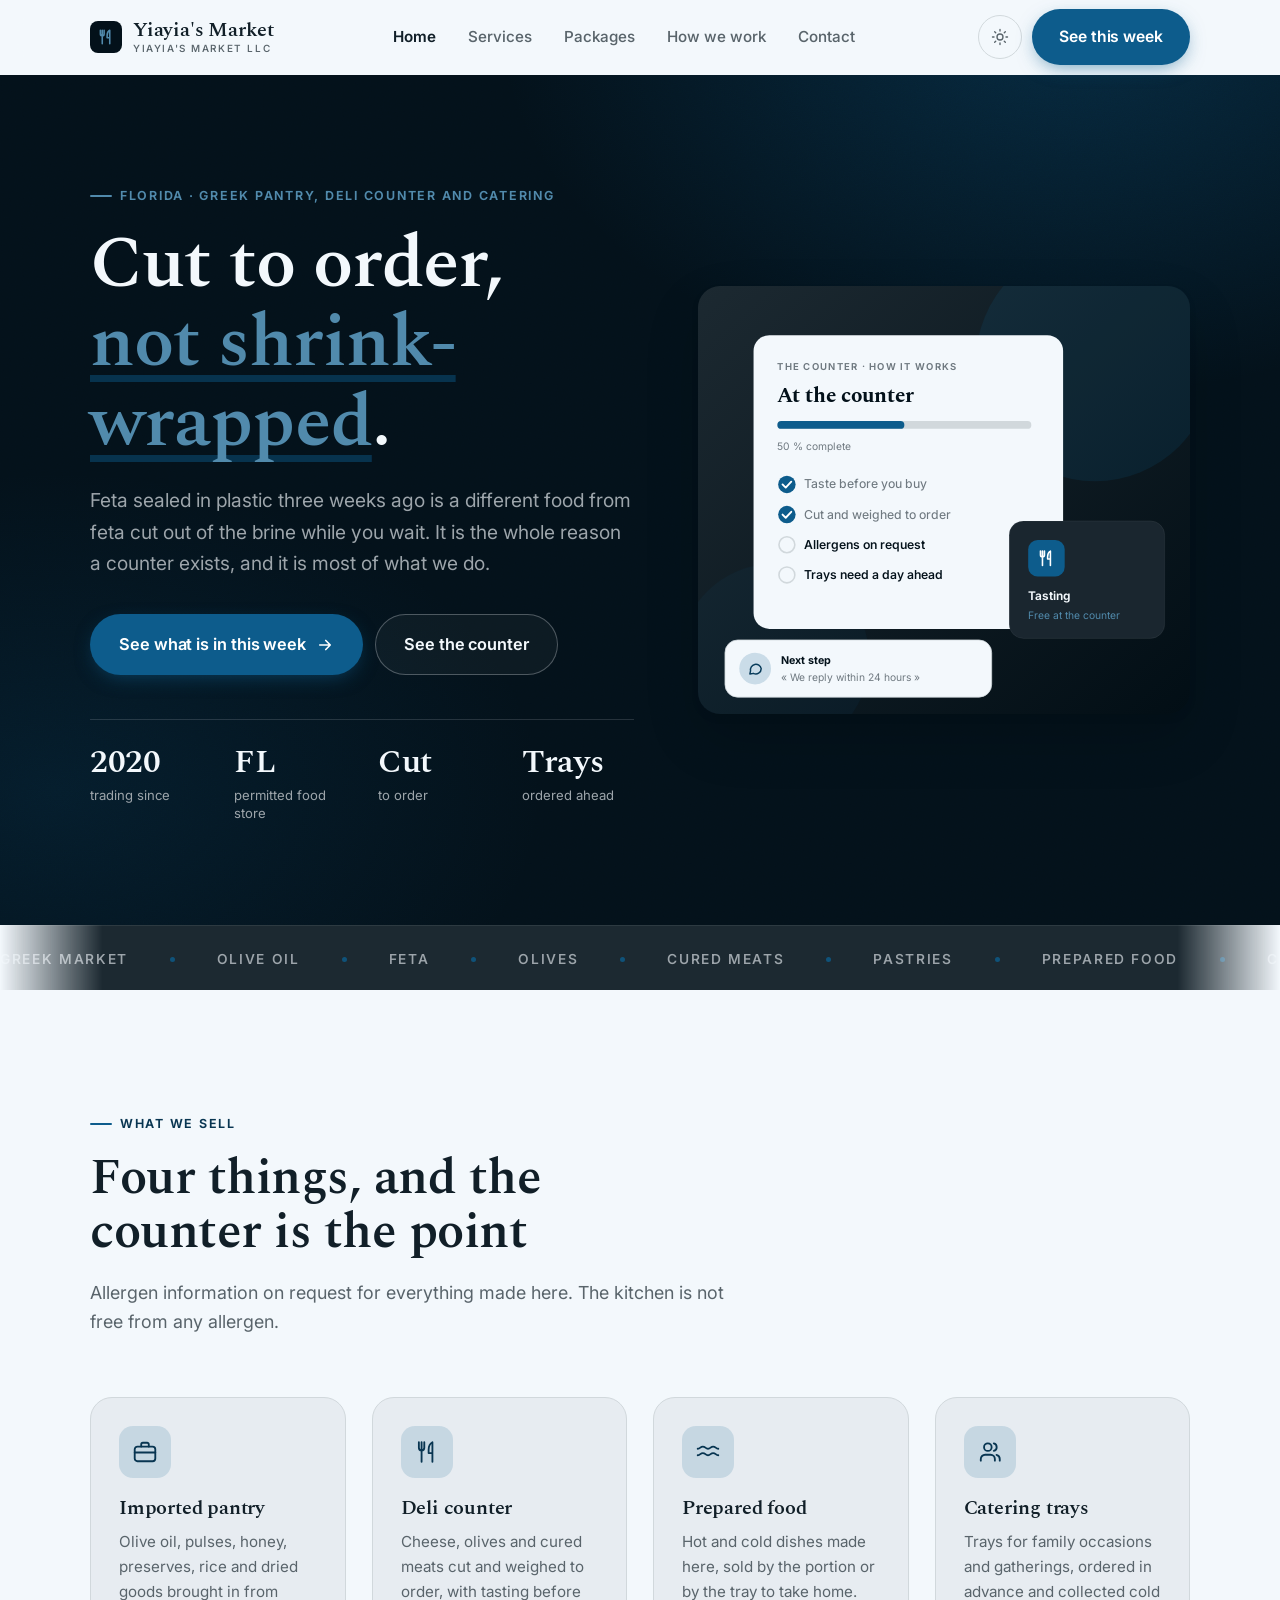
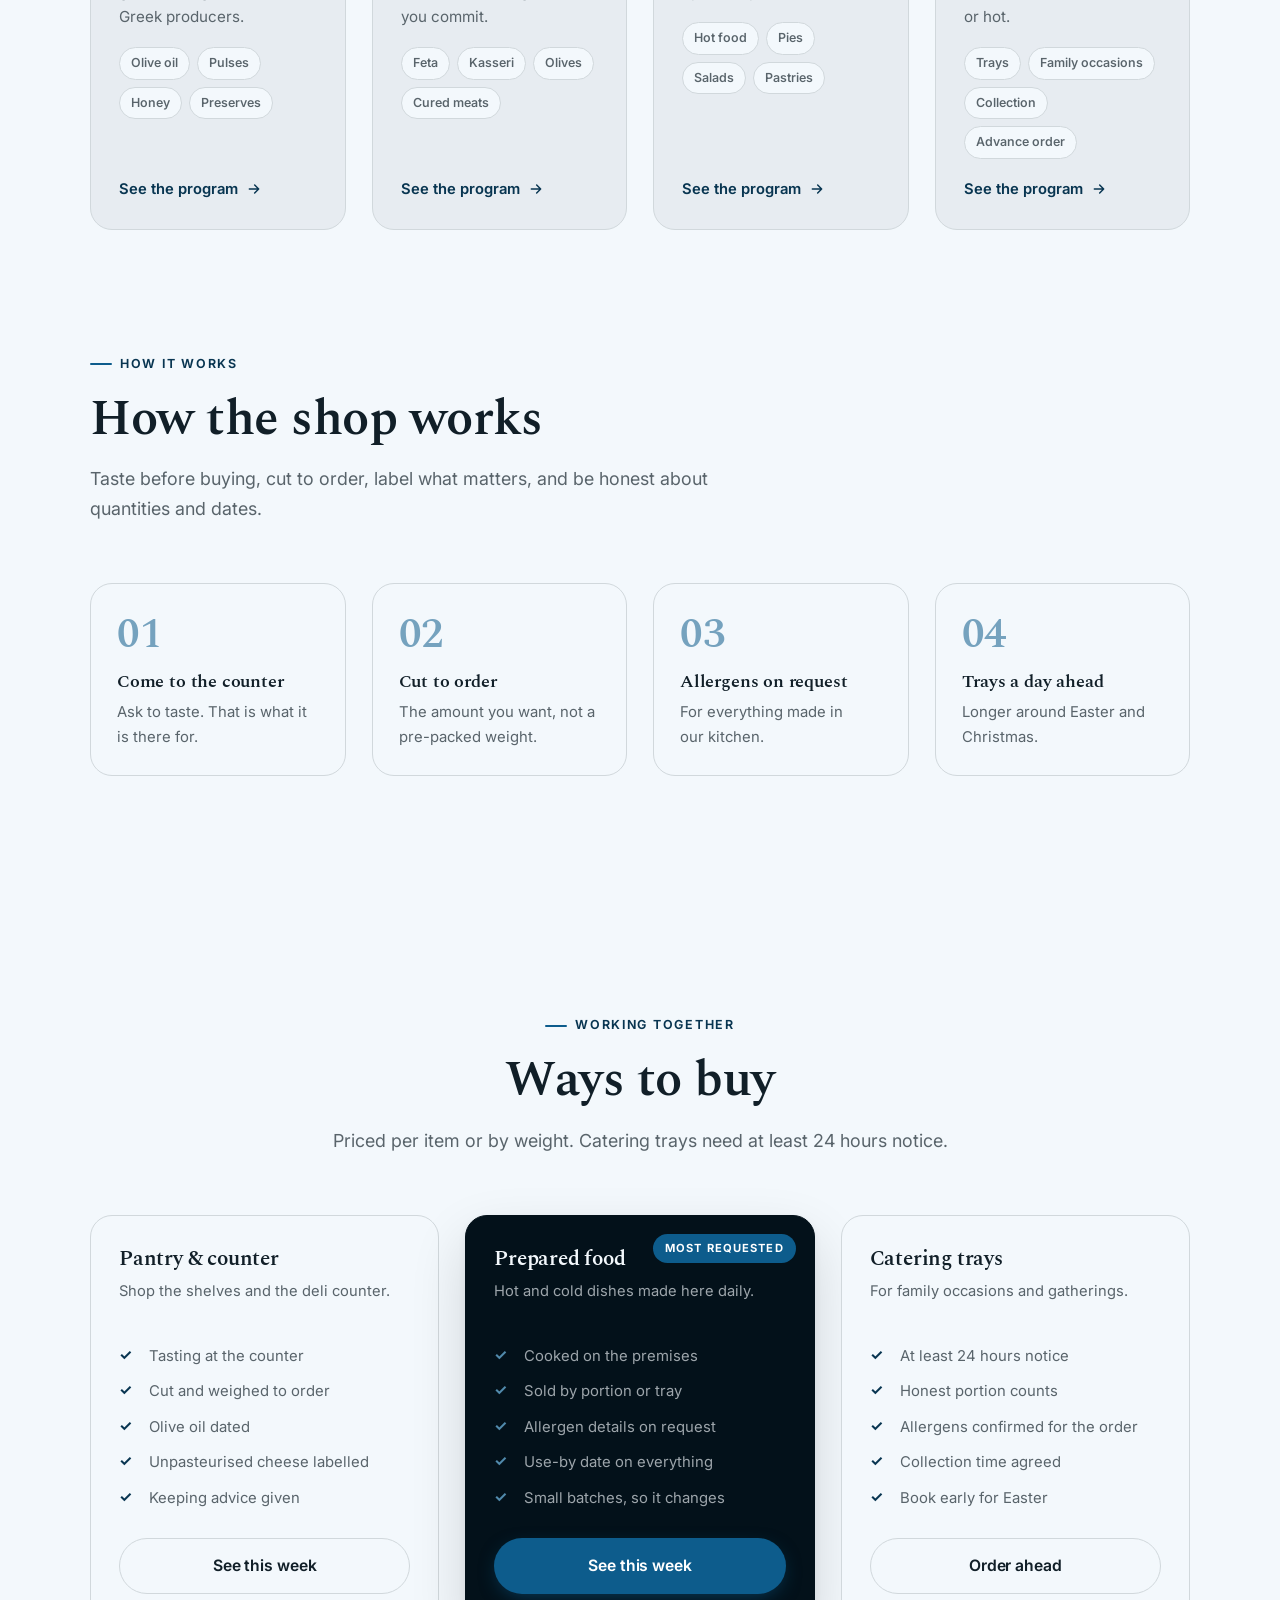
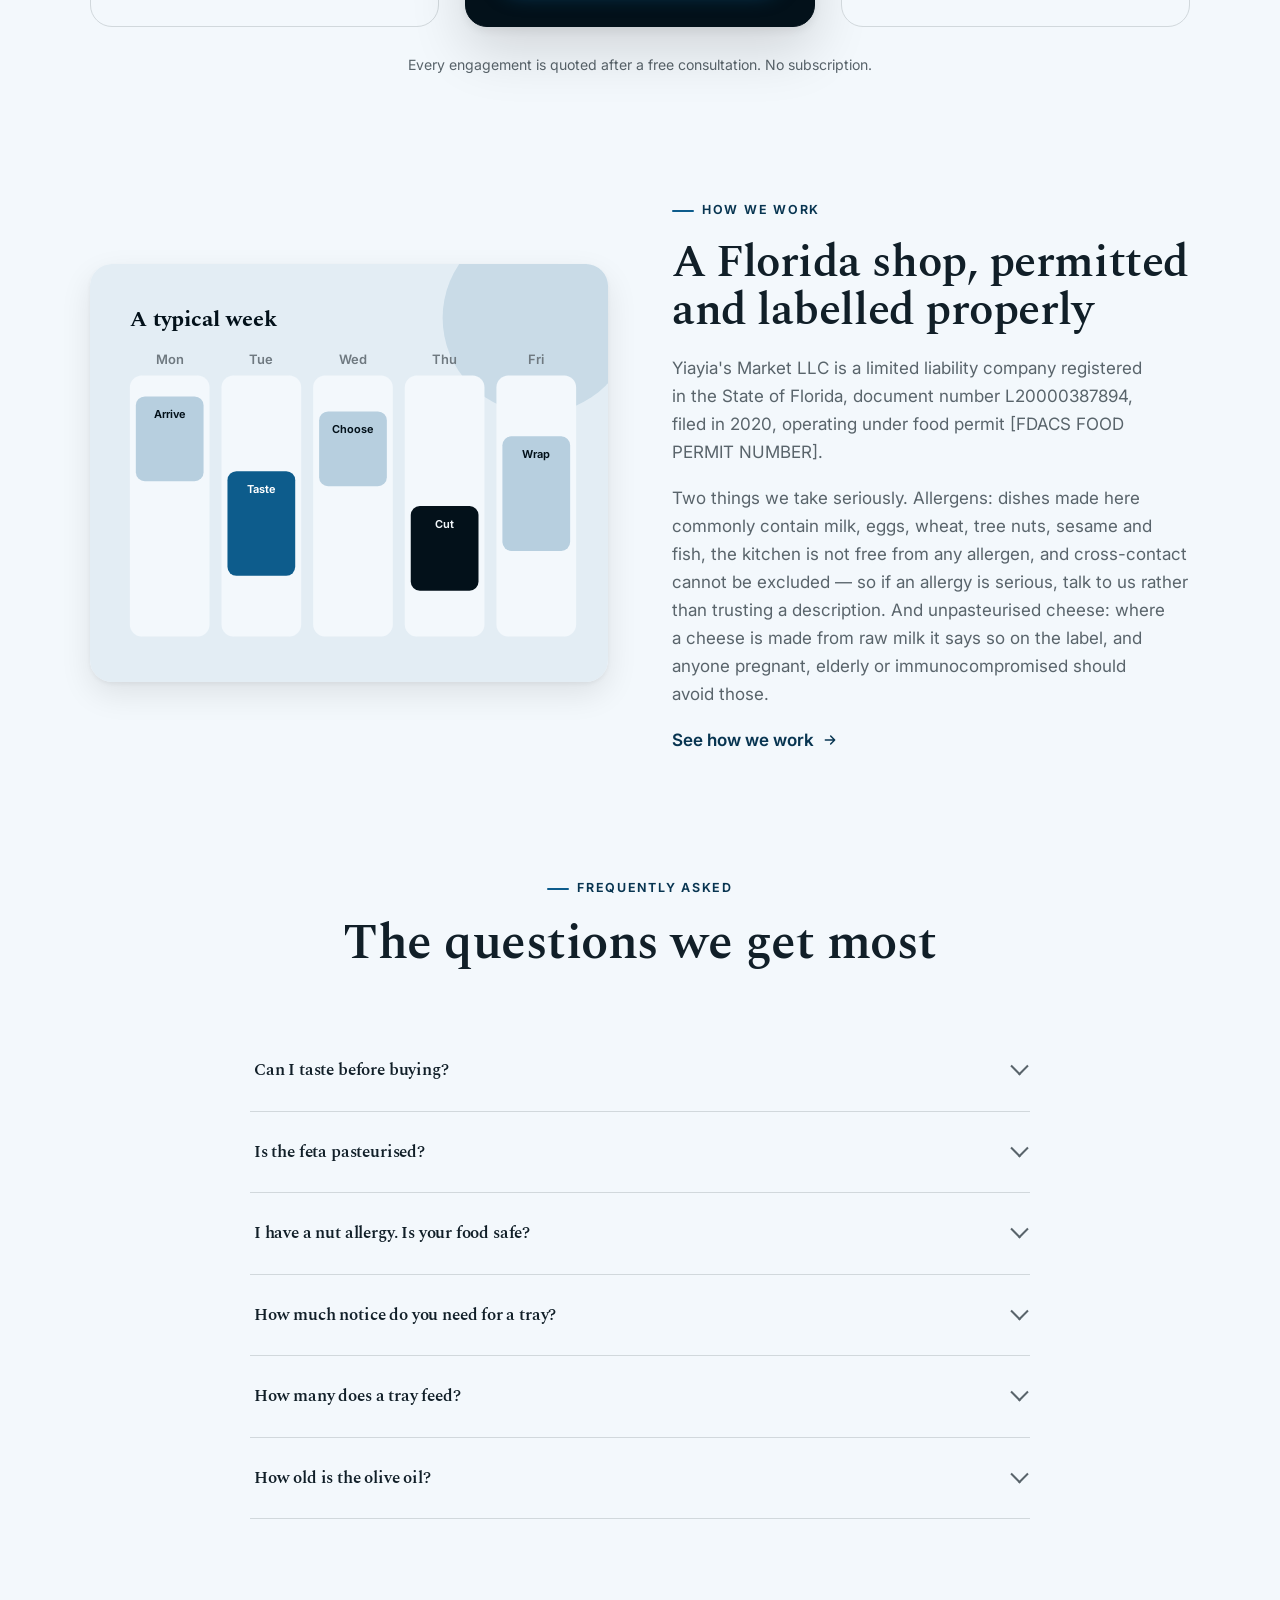
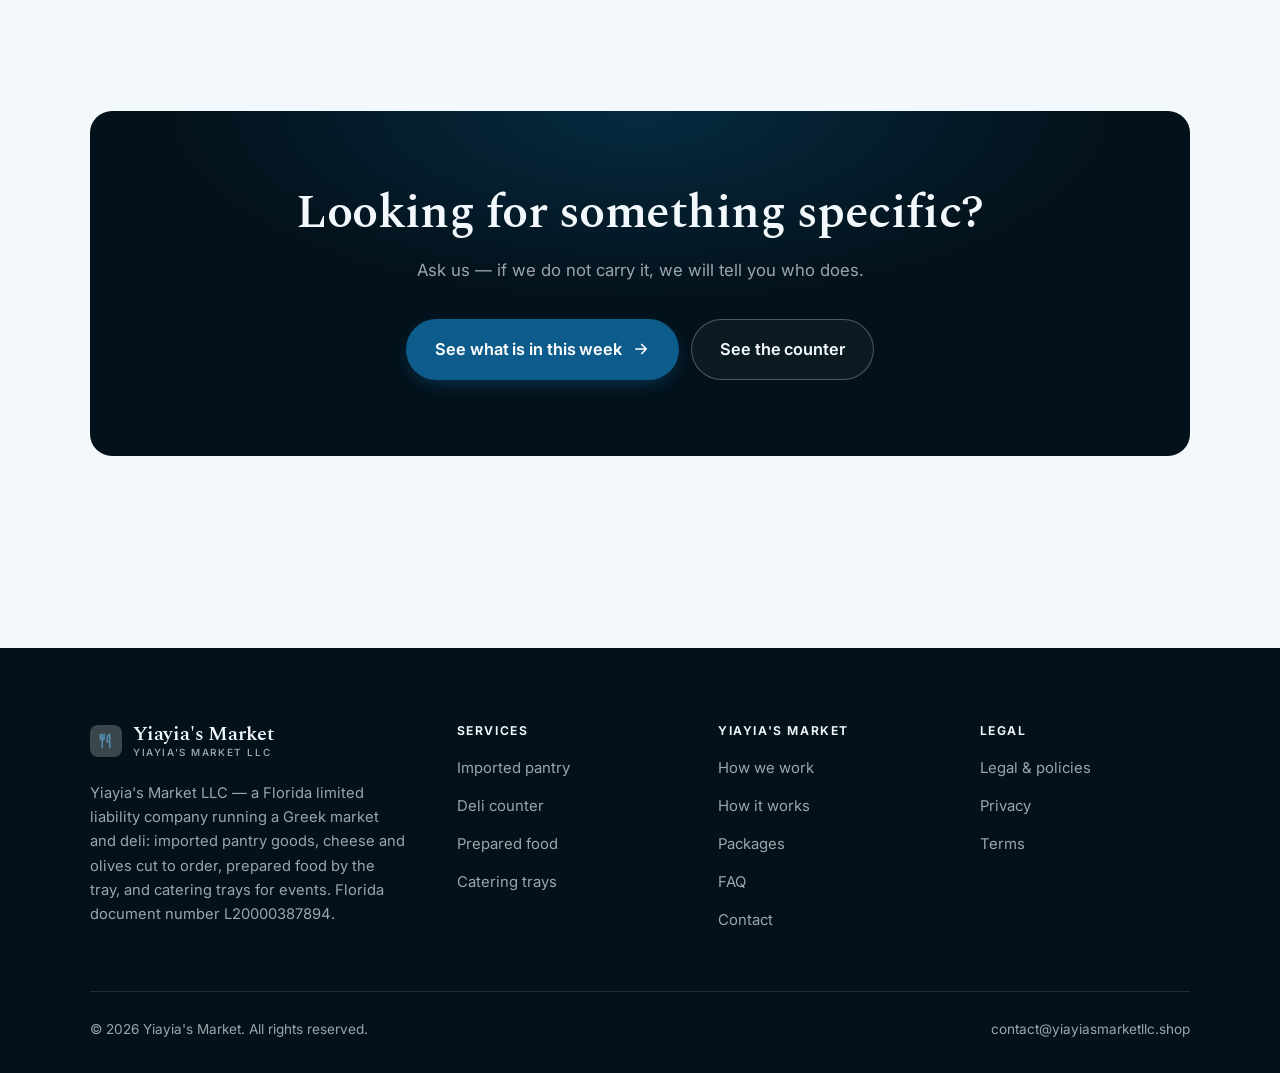
<file: index.html>
<!DOCTYPE html>
<html lang="en" class="no-js">
<head>
<meta charset="utf-8">
<meta name="viewport" content="width=device-width, initial-scale=1">
<title>Yiayia's Market LLC — Greek market and deli</title>
<meta name="description" content="Yiayia's Market LLC, a Florida Greek market and deli: imported pantry goods, cheese and olives cut to order, prepared food by the tray, and catering trays for events.">
<link rel="canonical" href="https://yiayiasmarketllc.shop/">

<meta property="og:type" content="website">
<meta property="og:url" content="https://yiayiasmarketllc.shop/">
<meta property="og:site_name" content="Yiayia's Market">
<meta property="og:locale" content="en_US">
<meta property="og:title" content="Yiayia's Market LLC — Greek market and deli">
<meta property="og:description" content="Yiayia's Market LLC, a Florida Greek market and deli: imported pantry goods, cheese and olives cut to order, prepared food by the tray, and catering trays for events.">
<meta name="theme-color" content="#03111a">

<link rel="icon" href="assets/img/favicon.svg" type="image/svg+xml">
<link rel="preconnect" href="https://fonts.googleapis.com">
<link rel="preconnect" href="https://fonts.gstatic.com" crossorigin>
<link rel="stylesheet" href="https://fonts.googleapis.com/css2?family=Spectral:wght@400;600;700&family=Inter:wght@400..700&display=swap">
<link rel="stylesheet" href="assets/css/style.css">

<!-- Thème appliqué avant le premier rendu (évite le flash) -->
<script>
document.documentElement.classList.remove('no-js');
(function(){try{var t=localStorage.getItem('site-theme');if(t){document.documentElement.setAttribute('data-theme',t);}}catch(e){}})();
</script>
<script type="application/ld+json">
{
  "@context": "https://schema.org",
  "@type": "Organization",
  "name": "Yiayia's Market",
  "url": "https://yiayiasmarketllc.shop/",
  "email": "contact@yiayiasmarketllc.shop",
  "description": "Yiayia's Market LLC, a Florida Greek market and deli: imported pantry goods, cheese and olives cut to order, prepared food by the tray, and catering trays for events.",
  "areaServed": "US",
  "knowsLanguage": "en"
}
</script>
</head>

<body>
<a class="skip-link" href="#main">Skip to main content</a>

<header class="site-header">
  <nav class="wrap nav" aria-label="Main navigation">
    <a class="brand" href="index.html">
      <svg class="brand__mark" viewBox="0 0 64 64" aria-hidden="true">
        <rect class="bm-bg" width="64" height="64" rx="16"/>
        <g class="bm-ic" transform="translate(14 14) scale(1.5)" fill="none" stroke-width="2.1" stroke-linecap="round" stroke-linejoin="round"><path d="M7 3v8M4.5 3v5a2.5 2.5 0 0 0 5 0V3M7 11v10M17 21V3c-2.2 1.2-3.5 3.6-3.5 7v3H17"/></g>
      </svg>
      <span>Yiayia's Market<span class="brand__sub">Yiayia's Market LLC</span></span>
    </a>

    <ul class="nav__links" id="nav-links">
      <li><a href="index.html" aria-current="page">Home</a></li>
      <li><a href="programs.html">Services</a></li>
      <li><a href="index.html#pricing">Packages</a></li>
      <li><a href="about.html">How we work</a></li>
      <li><a href="contact.html">Contact</a></li>
      <li><a class="btn btn--primary" href="contact.html">See this week</a></li>
    </ul>

    <div class="nav__cta">
      <button class="theme-toggle" type="button" aria-label="Switch to dark theme">
        <svg class="icon-sun" viewBox="0 0 24 24" fill="none" stroke="currentColor" stroke-width="1.8" stroke-linecap="round" aria-hidden="true"><circle cx="12" cy="12" r="4"/><path d="M12 2v2m0 16v2M2 12h2m16 0h2M4.9 4.9l1.4 1.4m11.4 11.4 1.4 1.4M19.1 4.9l-1.4 1.4M6.3 17.7l-1.4 1.4"/></svg>
        <svg class="icon-moon" viewBox="0 0 24 24" fill="none" stroke="currentColor" stroke-width="1.8" stroke-linecap="round" stroke-linejoin="round" aria-hidden="true"><path d="M21 12.8A9 9 0 1 1 11.2 3a7 7 0 0 0 9.8 9.8z"/></svg>
      </button>
      <a class="btn btn--primary" href="contact.html">See this week</a>
      <button class="nav__toggle" type="button" aria-expanded="false" aria-controls="nav-links" aria-label="Open menu">
        <svg class="icon-open" viewBox="0 0 24 24" fill="none" stroke="currentColor" stroke-width="2" stroke-linecap="round" aria-hidden="true"><path d="M3 6h18M3 12h18M3 18h18"/></svg>
        <svg class="icon-close" viewBox="0 0 24 24" fill="none" stroke="currentColor" stroke-width="2" stroke-linecap="round" aria-hidden="true"><path d="M6 6l12 12M18 6L6 18"/></svg>
      </button>
    </div>
  </nav>
</header>

<main id="main">

<section class="hero">
  <div class="wrap hero__inner">
    <div>
      <span class="eyebrow hero__eyebrow">Florida · Greek pantry, deli counter and catering</span>
      <h1>Cut to order,<br> <em>not shrink-wrapped</em>.</h1>
      <p class="hero__lede">Feta sealed in plastic three weeks ago is a different food from feta cut out of the brine while you wait. It is the whole reason a counter exists, and it is most of what we do.</p>

      <div class="hero__actions">
        <a class="btn btn--primary btn--lg" href="contact.html">See what is in this week <svg viewBox="0 0 24 24" fill="none" stroke="currentColor" stroke-width="2.2" stroke-linecap="round" stroke-linejoin="round" aria-hidden="true"><path d="M5 12h14M13 6l6 6-6 6"/></svg></a>
        <a class="btn btn--on-dark btn--lg" href="programs.html">See the counter</a>
      </div>

      <ul class="hero__proof">
        <li><span class="stat__num">2020</span><span class="stat__label">trading since</span></li>
        <li><span class="stat__num">FL</span><span class="stat__label">permitted food store</span></li>
        <li><span class="stat__num">Cut</span><span class="stat__label">to order</span></li>
        <li><span class="stat__num">Trays</span><span class="stat__label">ordered ahead</span></li>
      </ul>
    </div>

    <div class="hero__art">
      <svg viewBox="0 0 620 540" role="img" aria-label="How the counter at Yiayia's Market works, from tasting to cut-to-order.">
        <defs>
          <linearGradient id="hbg" x1="0" y1="0" x2="1" y2="1">
            <stop offset="0" stop-color="#1c2931"/><stop offset="1" stop-color="#020e15"/>
          </linearGradient>
        </defs>
        <rect width="620" height="540" rx="22" fill="url(#hbg)"/>
        <circle cx="500" cy="96" r="150" fill="#0d5c8c" opacity=".16"/>
        <circle cx="96" cy="470" r="120" fill="#0d5c8c" opacity=".08"/>

        <g style="font-family: var(--font-body)">
          <!-- Carte programme -->
          <rect x="70" y="62" width="390" height="370" rx="20" fill="#f3f8fc"/>
          <text x="100" y="106" font-size="12" font-weight="650" letter-spacing="1.6" fill="#6f7980">THE COUNTER · HOW IT WORKS</text>
          <text x="100" y="146" font-size="27" font-weight="700" fill="#03111a" style="font-family: var(--font-display)">At the counter</text>
          <rect x="100" y="170" width="320" height="10" rx="5" fill="#d1d8dc"/>
          <rect x="100" y="170" width="160" height="10" rx="5" fill="#0d5c8c"/>
          <text x="100" y="206" font-size="13" fill="#6f7980">50 % complete</text>
          <circle cx="112" cy="250" r="11" fill="#0d5c8c"/><path d="M106.5 250l4 4 7-7.5" fill="none" stroke="#ffffff" stroke-width="2.4" stroke-linecap="round" stroke-linejoin="round"/><text x="134" y="255" font-size="15.5" fill="#6f7980" font-weight="450">Taste before you buy</text>
          <circle cx="112" cy="288" r="11" fill="#0d5c8c"/><path d="M106.5 288l4 4 7-7.5" fill="none" stroke="#ffffff" stroke-width="2.4" stroke-linecap="round" stroke-linejoin="round"/><text x="134" y="293" font-size="15.5" fill="#6f7980" font-weight="450">Cut and weighed to order</text>
          <circle cx="112" cy="326" r="10" fill="none" stroke="#d1d8dc" stroke-width="2"/><text x="134" y="331" font-size="15.5" fill="#03111a" font-weight="560">Allergens on request</text>
          <circle cx="112" cy="364" r="10" fill="none" stroke="#d1d8dc" stroke-width="2"/><text x="134" y="369" font-size="15.5" fill="#03111a" font-weight="560">Trays need a day ahead</text>

          <!-- Carte séance -->
          <rect x="392" y="296" width="196" height="148" rx="18" fill="#1a262f" stroke="#ffffff" stroke-opacity=".08"/>
          <rect x="416" y="320" width="46" height="46" rx="12" fill="#0d5c8c"/>
          <g transform="translate(427 331)" fill="none" stroke="#ffffff" color="#ffffff" stroke-width="2" stroke-linecap="round" stroke-linejoin="round"><path d="M7 3v8M4.5 3v5a2.5 2.5 0 0 0 5 0V3M7 11v10M17 21V3c-2.2 1.2-3.5 3.6-3.5 7v3H17"/></g>
          <text x="416" y="396" font-size="15" font-weight="650" fill="#f3f8fc">Tasting</text>
          <text x="416" y="420" font-size="13" fill="#518aac">Free at the counter</text>

          <!-- Retour du coach -->
          <rect x="34" y="446" width="336" height="72" rx="16" fill="#f3f8fc" stroke="#d1d8dc"/>
          <circle cx="72" cy="482" r="20" fill="#cadce8"/>
          <g transform="translate(62 472) scale(.84)" fill="none" stroke="#083c5b" stroke-width="2.2" stroke-linecap="round" stroke-linejoin="round"><path d="M21 12a8 8 0 0 1-11.6 7.1L4 20l1-4.6A8 8 0 1 1 21 12z"/></g>
          <text x="104" y="476" font-size="13.5" font-weight="700" fill="#03111a">Next step</text>
          <text x="104" y="498" font-size="13" fill="#6f7980">« We reply within 24 hours »</text>
        </g>
      </svg>
    </div>
  </div>
</section>

<div class="marquee" aria-hidden="true">
  <div class="marquee__track"><span>Greek market</span><span>Olive oil</span><span>Feta</span><span>Olives</span><span>Cured meats</span><span>Pastries</span><span>Prepared food</span><span>Catering trays</span><span>Allergens listed</span><span>Cut to order</span><span>Greek market</span><span>Olive oil</span><span>Feta</span><span>Olives</span><span>Cured meats</span><span>Pastries</span><span>Prepared food</span><span>Catering trays</span><span>Allergens listed</span><span>Cut to order</span></div>
</div>

<section class="section wrap" id="programs">
  <div class="section-head reveal">
    <span class="eyebrow">What we sell</span>
    <h2>Four things, and the counter is the point</h2>
    <p>Allergen information on request for everything made here. The kitchen is not free from any allergen.</p>
  </div>
  <div class="grid grid--4 reveal-group">
    <a class="card" href="programs.html#pantry">
      <div class="card__icon"><svg viewBox="0 0 24 24" fill="none" stroke="currentColor" stroke-width="1.7" stroke-linecap="round" stroke-linejoin="round" aria-hidden="true"><rect x="2.5" y="7" width="19" height="13.5" rx="2.5"/><path d="M8.5 7V5a1.5 1.5 0 0 1 1.5-1.5h4A1.5 1.5 0 0 1 15.5 5v2M2.5 12.5h19"/></svg></div>
      <h3>Imported pantry</h3>
      <p>Olive oil, pulses, honey, preserves, rice and dried goods brought in from Greek producers.</p>
      <ul class="tags"><li>Olive oil</li><li>Pulses</li><li>Honey</li><li>Preserves</li></ul>
      <span class="arrow-link">See the program <svg viewBox="0 0 24 24" fill="none" stroke="currentColor" stroke-width="2.2" stroke-linecap="round" stroke-linejoin="round" aria-hidden="true"><path d="M5 12h14M13 6l6 6-6 6"/></svg></span>
    </a>
    <a class="card" href="programs.html#counter">
      <div class="card__icon"><svg viewBox="0 0 24 24" fill="none" stroke="currentColor" stroke-width="1.7" stroke-linecap="round" stroke-linejoin="round" aria-hidden="true"><path d="M7 3v8M4.5 3v5a2.5 2.5 0 0 0 5 0V3M7 11v10M17 21V3c-2.2 1.2-3.5 3.6-3.5 7v3H17"/></svg></div>
      <h3>Deli counter</h3>
      <p>Cheese, olives and cured meats cut and weighed to order, with tasting before you commit.</p>
      <ul class="tags"><li>Feta</li><li>Kasseri</li><li>Olives</li><li>Cured meats</li></ul>
      <span class="arrow-link">See the program <svg viewBox="0 0 24 24" fill="none" stroke="currentColor" stroke-width="2.2" stroke-linecap="round" stroke-linejoin="round" aria-hidden="true"><path d="M5 12h14M13 6l6 6-6 6"/></svg></span>
    </a>
    <a class="card" href="programs.html#prepared">
      <div class="card__icon"><svg viewBox="0 0 24 24" fill="none" stroke="currentColor" stroke-width="1.7" stroke-linecap="round" stroke-linejoin="round" aria-hidden="true"><path d="M2.5 9c2.4 0 2.4-2 4.75-2s2.4 2 4.75 2 2.4-2 4.75-2 2.4 2 4.75 2M2.5 15c2.4 0 2.4-2 4.75-2s2.4 2 4.75 2 2.4-2 4.75-2 2.4 2 4.75 2"/></svg></div>
      <h3>Prepared food</h3>
      <p>Hot and cold dishes made here, sold by the portion or by the tray to take home.</p>
      <ul class="tags"><li>Hot food</li><li>Pies</li><li>Salads</li><li>Pastries</li></ul>
      <span class="arrow-link">See the program <svg viewBox="0 0 24 24" fill="none" stroke="currentColor" stroke-width="2.2" stroke-linecap="round" stroke-linejoin="round" aria-hidden="true"><path d="M5 12h14M13 6l6 6-6 6"/></svg></span>
    </a>
    <a class="card" href="programs.html#catering">
      <div class="card__icon"><svg viewBox="0 0 24 24" fill="none" stroke="currentColor" stroke-width="1.7" stroke-linecap="round" stroke-linejoin="round" aria-hidden="true"><path d="M16.5 20v-1.5a4 4 0 0 0-4-4h-5a4 4 0 0 0-4 4V20"/><circle cx="10" cy="7.5" r="3.5"/><path d="M21 20v-1.5a4 4 0 0 0-3-3.9M15.5 4.1a3.5 3.5 0 0 1 0 6.8"/></svg></div>
      <h3>Catering trays</h3>
      <p>Trays for family occasions and gatherings, ordered in advance and collected cold or hot.</p>
      <ul class="tags"><li>Trays</li><li>Family occasions</li><li>Collection</li><li>Advance order</li></ul>
      <span class="arrow-link">See the program <svg viewBox="0 0 24 24" fill="none" stroke="currentColor" stroke-width="2.2" stroke-linecap="round" stroke-linejoin="round" aria-hidden="true"><path d="M5 12h14M13 6l6 6-6 6"/></svg></span>
    </a>
  </div>
</section>

<section class="section section--flush wrap" id="how-it-works">
  <div class="section-head reveal">
    <span class="eyebrow">How it works</span>
    <h2>How the shop works</h2>
    <p>Taste before buying, cut to order, label what matters, and be honest about quantities and dates.</p>
  </div>
  <div class="grid grid--4 steps reveal-group">
    <article class="step">
      <h3>Come to the counter</h3>
      <p>Ask to taste. That is what it is there for.</p>
    </article>
    <article class="step">
      <h3>Cut to order</h3>
      <p>The amount you want, not a pre-packed weight.</p>
    </article>
    <article class="step">
      <h3>Allergens on request</h3>
      <p>For everything made in our kitchen.</p>
    </article>
    <article class="step">
      <h3>Trays a day ahead</h3>
      <p>Longer around Easter and Christmas.</p>
    </article>
  </div>
</section>

<section class="section wrap" id="pricing">
  <div class="section-head section-head--center reveal">
    <span class="eyebrow">Working together</span>
    <h2>Ways to buy</h2>
    <p>Priced per item or by weight. Catering trays need at least 24 hours notice.</p>
  </div>
  <div class="grid grid--3 plans reveal-group">
    <article class="plan">
      
      <h3>Pantry &amp; counter</h3>
      <p class="plan__desc">Shop the shelves and the deli counter.</p>
      
      <ul class="plan__features">
        <li>Tasting at the counter</li>
        <li>Cut and weighed to order</li>
        <li>Olive oil dated</li>
        <li>Unpasteurised cheese labelled</li>
        <li>Keeping advice given</li>
      </ul>
      <a class="btn btn--ghost btn--block" href="contact.html">See this week</a>
    </article>
    <article class="plan plan--featured">
      <span class="plan__tag">Most requested</span>
      <h3>Prepared food</h3>
      <p class="plan__desc">Hot and cold dishes made here daily.</p>
      
      <ul class="plan__features">
        <li>Cooked on the premises</li>
        <li>Sold by portion or tray</li>
        <li>Allergen details on request</li>
        <li>Use-by date on everything</li>
        <li>Small batches, so it changes</li>
      </ul>
      <a class="btn btn--primary btn--block" href="contact.html">See this week</a>
    </article>
    <article class="plan">
      
      <h3>Catering trays</h3>
      <p class="plan__desc">For family occasions and gatherings.</p>
      
      <ul class="plan__features">
        <li>At least 24 hours notice</li>
        <li>Honest portion counts</li>
        <li>Allergens confirmed for the order</li>
        <li>Collection time agreed</li>
        <li>Book early for Easter</li>
      </ul>
      <a class="btn btn--ghost btn--block" href="contact.html">Order ahead</a>
    </article>
  </div>
  <p class="plans-note">Every engagement is quoted after a free consultation. No subscription.</p>
</section>

<section class="section section--flush wrap">
  <div class="split reveal">
    <div class="split__art">
      <svg viewBox="0 0 520 420" role="img" aria-label="Example of a typical week: Arrive, Taste, Choose, Cut, Wrap.">
        <rect width="520" height="420" rx="20" fill="#e3edf4"/>
        <circle cx="450" cy="54" r="96" fill="#0d5c8c" opacity=".12"/>
        <g style="font-family: var(--font-body)">
        <text x="40" y="62" font-size="22" font-weight="700" fill="#03111a" style="font-family: var(--font-display)">A typical week</text>
        <text x="80" y="100" text-anchor="middle" font-size="13" font-weight="600" fill="#6f7980">Mon</text>
        <rect x="40" y="112" width="80" height="262" rx="12" fill="#f3f8fc"/>
        <rect x="46" y="133" width="68" height="85" rx="9" fill="#b7cfdf"/>
        <text x="80" y="155" text-anchor="middle" font-size="11" font-weight="650" fill="#03111a">Arrive</text>
        <text x="172" y="100" text-anchor="middle" font-size="13" font-weight="600" fill="#6f7980">Tue</text>
        <rect x="132" y="112" width="80" height="262" rx="12" fill="#f3f8fc"/>
        <rect x="138" y="208" width="68" height="105" rx="9" fill="#0d5c8c"/>
        <text x="172" y="230" text-anchor="middle" font-size="11" font-weight="650" fill="#ffffff">Taste</text>
        <text x="264" y="100" text-anchor="middle" font-size="13" font-weight="600" fill="#6f7980">Wed</text>
        <rect x="224" y="112" width="80" height="262" rx="12" fill="#f3f8fc"/>
        <rect x="230" y="148" width="68" height="75" rx="9" fill="#b7cfdf"/>
        <text x="264" y="170" text-anchor="middle" font-size="11" font-weight="650" fill="#03111a">Choose</text>
        <text x="356" y="100" text-anchor="middle" font-size="13" font-weight="600" fill="#6f7980">Thu</text>
        <rect x="316" y="112" width="80" height="262" rx="12" fill="#f3f8fc"/>
        <rect x="322" y="243" width="68" height="85" rx="9" fill="#03111a"/>
        <text x="356" y="265" text-anchor="middle" font-size="11" font-weight="650" fill="#f3f8fc">Cut</text>
        <text x="448" y="100" text-anchor="middle" font-size="13" font-weight="600" fill="#6f7980">Fri</text>
        <rect x="408" y="112" width="80" height="262" rx="12" fill="#f3f8fc"/>
        <rect x="414" y="173" width="68" height="115" rx="9" fill="#b7cfdf"/>
        <text x="448" y="195" text-anchor="middle" font-size="11" font-weight="650" fill="#03111a">Wrap</text>
        </g>
      </svg>
    </div>
    <div>
      <span class="eyebrow">How we work</span>
      <h2>A Florida shop, permitted and labelled properly</h2>
      <p>Yiayia's Market LLC is a limited liability company registered in the State of Florida, document number L20000387894, filed in 2020, operating under food permit [FDACS FOOD PERMIT NUMBER].</p>
      <p>Two things we take seriously. Allergens: dishes made here commonly contain milk, eggs, wheat, tree nuts, sesame and fish, the kitchen is not free from any allergen, and cross-contact cannot be excluded — so if an allergy is serious, talk to us rather than trusting a description. And unpasteurised cheese: where a cheese is made from raw milk it says so on the label, and anyone pregnant, elderly or immunocompromised should avoid those.</p>
      <p><a class="arrow-link" href="about.html">See how we work <svg viewBox="0 0 24 24" fill="none" stroke="currentColor" stroke-width="2.2" stroke-linecap="round" stroke-linejoin="round" aria-hidden="true"><path d="M5 12h14M13 6l6 6-6 6"/></svg></a></p>
    </div>
  </div>
</section>

<section class="section section--flush wrap" id="faq">
  <div class="section-head section-head--center reveal">
    <span class="eyebrow">Frequently asked</span>
    <h2>The questions we get most</h2>
  </div>
  <div class="faq reveal">
    <details>
      <summary>Can I taste before buying?</summary>
      <p>Please do. Feta varies enormously between producers and tasting two is the only way to find the one you actually want. There is no pressure to buy afterwards.</p>
    </details>
    <details>
      <summary>Is the feta pasteurised?</summary>
      <p>Some are and some are not — it says on the label and we will tell you. If you are pregnant, immunocompromised or elderly, stick to the pasteurised ones.</p>
    </details>
    <details>
      <summary>I have a nut allergy. Is your food safe?</summary>
      <p>Our kitchen is not allergen-free and cross-contact cannot be ruled out. We will give you the ingredients for anything, but if your allergy is severe please talk to us in person rather than relying on a label.</p>
    </details>
    <details>
      <summary>How much notice do you need for a tray?</summary>
      <p>At least a day for most things, and weeks around Easter and Christmas when the kitchen books out. Order early rather than hoping.</p>
    </details>
    <details>
      <summary>How many does a tray feed?</summary>
      <p>We will give you the honest number rather than the flattering one. Running short at a family gathering is the thing people remember, so we would rather you ordered slightly too much.</p>
    </details>
    <details>
      <summary>How old is the olive oil?</summary>
      <p>We date it, and we will tell you which is this season. Oil two years old is a different product however good the bottle looks.</p>
    </details>
  </div>
</section>

<section class="wrap section--tight">
  <div class="cta-band reveal">
    <h2>Looking for something specific?</h2>
    <p>Ask us — if we do not carry it, we will tell you who does.</p>
    <div class="hero__actions">
      <a class="btn btn--primary btn--lg" href="contact.html">See what is in this week <svg viewBox="0 0 24 24" fill="none" stroke="currentColor" stroke-width="2.2" stroke-linecap="round" stroke-linejoin="round" aria-hidden="true"><path d="M5 12h14M13 6l6 6-6 6"/></svg></a>
      <a class="btn btn--on-dark btn--lg" href="programs.html">See the counter</a>
    </div>
  </div>
</section>

</main>

<footer class="site-footer">
  <div class="wrap">
    <div class="footer__grid">
      <div class="footer__brand">
        <a class="brand" href="index.html">
          <svg class="brand__mark" viewBox="0 0 64 64" aria-hidden="true">
        <rect class="bm-bg" width="64" height="64" rx="16"/>
        <g class="bm-ic" transform="translate(14 14) scale(1.5)" fill="none" stroke-width="2.1" stroke-linecap="round" stroke-linejoin="round"><path d="M7 3v8M4.5 3v5a2.5 2.5 0 0 0 5 0V3M7 11v10M17 21V3c-2.2 1.2-3.5 3.6-3.5 7v3H17"/></g>
      </svg>
          <span>Yiayia's Market<span class="brand__sub">Yiayia's Market LLC</span></span>
        </a>
        <p>Yiayia's Market LLC — a Florida limited liability company running a Greek market and deli: imported pantry goods, cheese and olives cut to order, prepared food by the tray, and catering trays for events. Florida document number L20000387894.</p>
      </div>

      <div class="footer__col">
        <h4>Services</h4>
        <ul>
          <li><a href="programs.html#pantry">Imported pantry</a></li>
          <li><a href="programs.html#counter">Deli counter</a></li>
          <li><a href="programs.html#prepared">Prepared food</a></li>
          <li><a href="programs.html#catering">Catering trays</a></li>
        </ul>
      </div>

      <div class="footer__col">
        <h4>Yiayia's Market</h4>
        <ul>
          <li><a href="about.html">How we work</a></li>
          <li><a href="index.html#how-it-works">How it works</a></li>
          <li><a href="index.html#pricing">Packages</a></li>
          <li><a href="index.html#faq">FAQ</a></li>
          <li><a href="contact.html">Contact</a></li>
        </ul>
      </div>

      <div class="footer__col">
        <h4>Legal</h4>
        <ul>
          <li><a href="legal.html">Legal &amp; policies</a></li>
          <li><a href="legal.html#privacy">Privacy</a></li>
          <li><a href="legal.html#terms">Terms</a></li>
        </ul>
      </div>
    </div>

    <div class="footer__bottom">
      <p>© <span data-year>2026</span> Yiayia's Market. All rights reserved.</p>
      <p><a href="mailto:contact@yiayiasmarketllc.shop">contact@yiayiasmarketllc.shop</a></p>
    </div>
  </div>
</footer>

<script src="assets/js/main.js" defer></script>
</body>
</html>
</file>
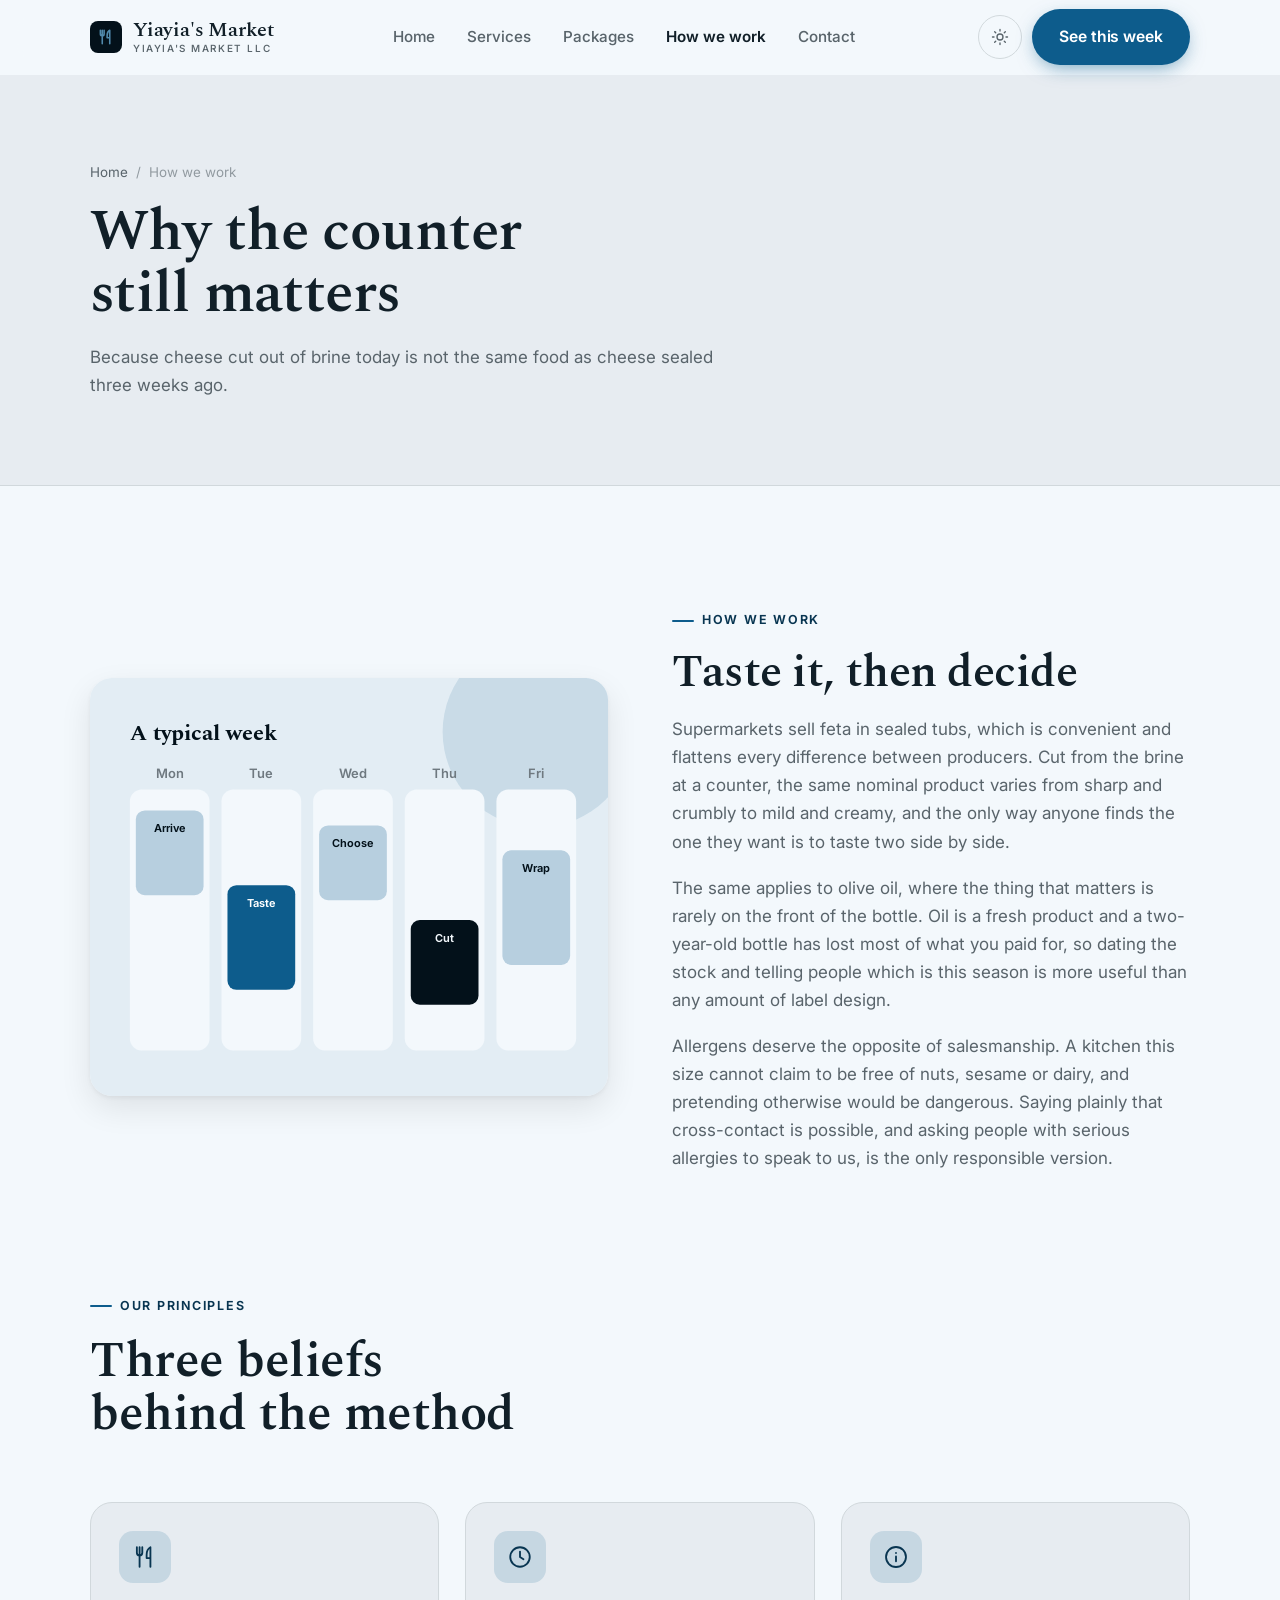
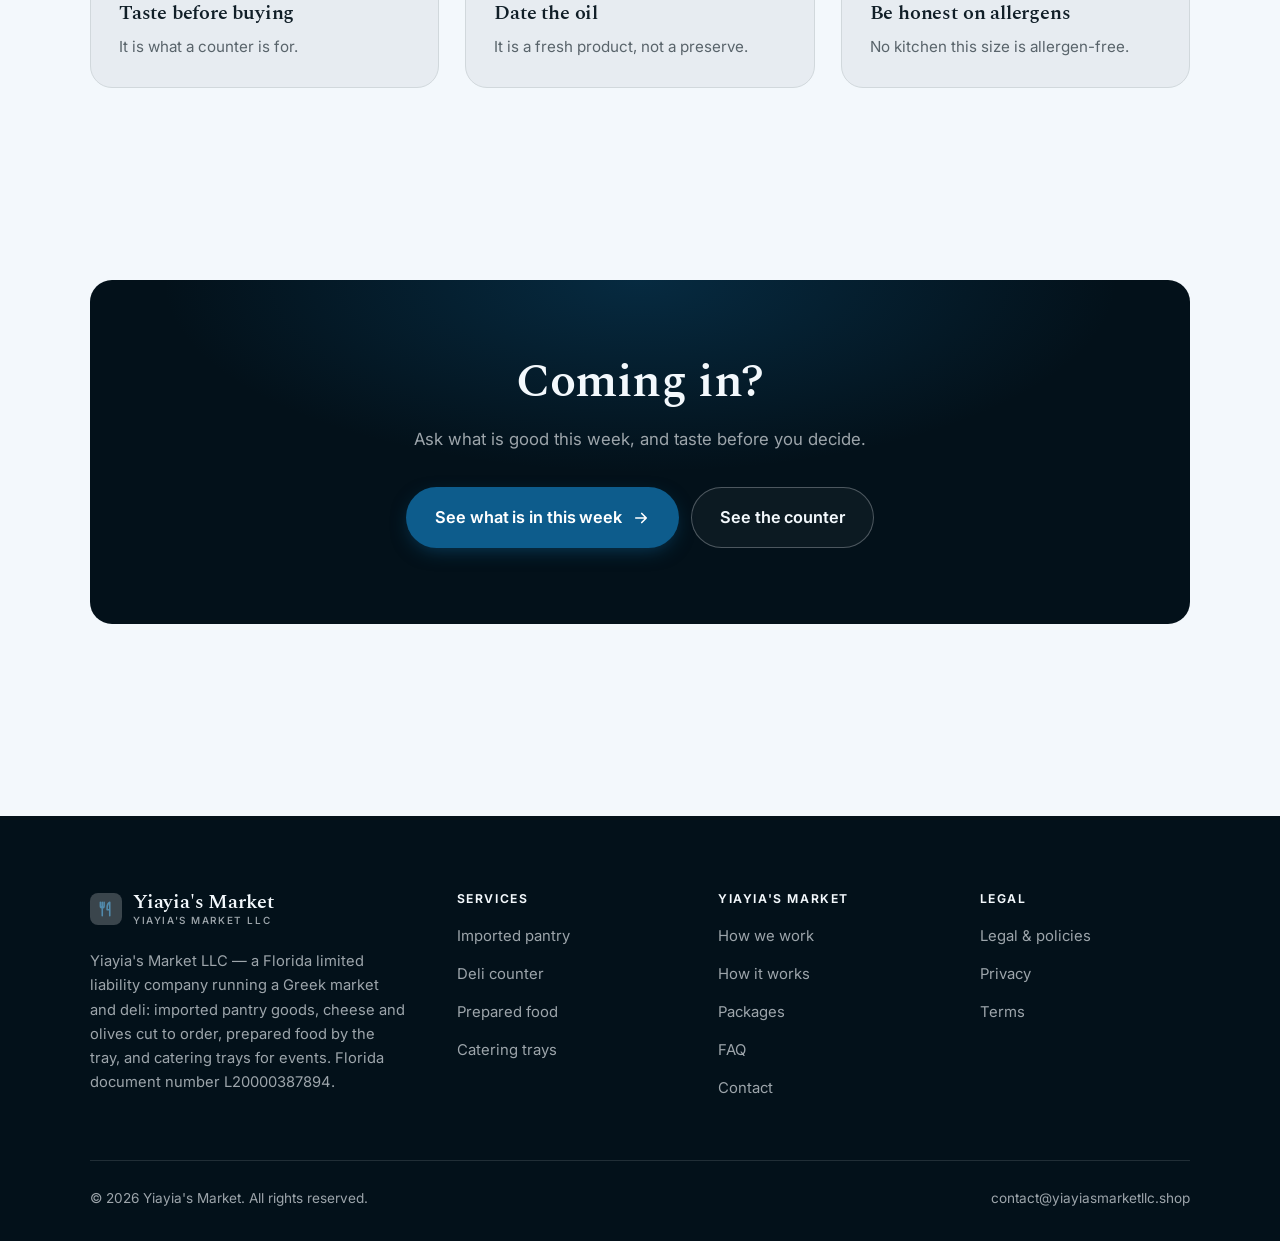
<file: about.html>
<!DOCTYPE html>
<html lang="en" class="no-js">
<head>
<meta charset="utf-8">
<meta name="viewport" content="width=device-width, initial-scale=1">
<title>How we work — Yiayia's Market</title>
<meta name="description" content="About Yiayia's Market LLC, a Florida Greek market and deli, document number L20000387894.">
<link rel="canonical" href="https://yiayiasmarketllc.shop/about.html">

<meta property="og:type" content="website">
<meta property="og:url" content="https://yiayiasmarketllc.shop/about.html">
<meta property="og:site_name" content="Yiayia's Market">
<meta property="og:locale" content="en_US">
<meta property="og:title" content="How we work — Yiayia's Market">
<meta property="og:description" content="About Yiayia's Market LLC, a Florida Greek market and deli, document number L20000387894.">
<meta name="theme-color" content="#03111a">

<link rel="icon" href="assets/img/favicon.svg" type="image/svg+xml">
<link rel="preconnect" href="https://fonts.googleapis.com">
<link rel="preconnect" href="https://fonts.gstatic.com" crossorigin>
<link rel="stylesheet" href="https://fonts.googleapis.com/css2?family=Spectral:wght@400;600;700&family=Inter:wght@400..700&display=swap">
<link rel="stylesheet" href="assets/css/style.css">

<!-- Thème appliqué avant le premier rendu (évite le flash) -->
<script>
document.documentElement.classList.remove('no-js');
(function(){try{var t=localStorage.getItem('site-theme');if(t){document.documentElement.setAttribute('data-theme',t);}}catch(e){}})();
</script>
</head>

<body>
<a class="skip-link" href="#main">Skip to main content</a>

<header class="site-header">
  <nav class="wrap nav" aria-label="Main navigation">
    <a class="brand" href="index.html">
      <svg class="brand__mark" viewBox="0 0 64 64" aria-hidden="true">
        <rect class="bm-bg" width="64" height="64" rx="16"/>
        <g class="bm-ic" transform="translate(14 14) scale(1.5)" fill="none" stroke-width="2.1" stroke-linecap="round" stroke-linejoin="round"><path d="M7 3v8M4.5 3v5a2.5 2.5 0 0 0 5 0V3M7 11v10M17 21V3c-2.2 1.2-3.5 3.6-3.5 7v3H17"/></g>
      </svg>
      <span>Yiayia's Market<span class="brand__sub">Yiayia's Market LLC</span></span>
    </a>

    <ul class="nav__links" id="nav-links">
      <li><a href="index.html">Home</a></li>
      <li><a href="programs.html">Services</a></li>
      <li><a href="index.html#pricing">Packages</a></li>
      <li><a href="about.html" aria-current="page">How we work</a></li>
      <li><a href="contact.html">Contact</a></li>
      <li><a class="btn btn--primary" href="contact.html">See this week</a></li>
    </ul>

    <div class="nav__cta">
      <button class="theme-toggle" type="button" aria-label="Switch to dark theme">
        <svg class="icon-sun" viewBox="0 0 24 24" fill="none" stroke="currentColor" stroke-width="1.8" stroke-linecap="round" aria-hidden="true"><circle cx="12" cy="12" r="4"/><path d="M12 2v2m0 16v2M2 12h2m16 0h2M4.9 4.9l1.4 1.4m11.4 11.4 1.4 1.4M19.1 4.9l-1.4 1.4M6.3 17.7l-1.4 1.4"/></svg>
        <svg class="icon-moon" viewBox="0 0 24 24" fill="none" stroke="currentColor" stroke-width="1.8" stroke-linecap="round" stroke-linejoin="round" aria-hidden="true"><path d="M21 12.8A9 9 0 1 1 11.2 3a7 7 0 0 0 9.8 9.8z"/></svg>
      </button>
      <a class="btn btn--primary" href="contact.html">See this week</a>
      <button class="nav__toggle" type="button" aria-expanded="false" aria-controls="nav-links" aria-label="Open menu">
        <svg class="icon-open" viewBox="0 0 24 24" fill="none" stroke="currentColor" stroke-width="2" stroke-linecap="round" aria-hidden="true"><path d="M3 6h18M3 12h18M3 18h18"/></svg>
        <svg class="icon-close" viewBox="0 0 24 24" fill="none" stroke="currentColor" stroke-width="2" stroke-linecap="round" aria-hidden="true"><path d="M6 6l12 12M18 6L6 18"/></svg>
      </button>
    </div>
  </nav>
</header>

<main id="main">

<section class="page-head">
  <div class="wrap">
    <nav class="breadcrumb" aria-label="Breadcrumb">
      <a href="index.html">Home</a><span>/</span><span aria-current="page">How we work</span>
    </nav>
    <h1>Why the counter still matters</h1>
    <p>Because cheese cut out of brine today is not the same food as cheese sealed three weeks ago.</p>
  </div>
</section>

<section class="section wrap">
  <div class="split reveal">
    <div class="split__art">
      <svg viewBox="0 0 520 420" role="img" aria-label="Example of a typical week: Arrive, Taste, Choose, Cut, Wrap.">
        <rect width="520" height="420" rx="20" fill="#e3edf4"/>
        <circle cx="450" cy="54" r="96" fill="#0d5c8c" opacity=".12"/>
        <g style="font-family: var(--font-body)">
        <text x="40" y="62" font-size="22" font-weight="700" fill="#03111a" style="font-family: var(--font-display)">A typical week</text>
        <text x="80" y="100" text-anchor="middle" font-size="13" font-weight="600" fill="#6f7980">Mon</text>
        <rect x="40" y="112" width="80" height="262" rx="12" fill="#f3f8fc"/>
        <rect x="46" y="133" width="68" height="85" rx="9" fill="#b7cfdf"/>
        <text x="80" y="155" text-anchor="middle" font-size="11" font-weight="650" fill="#03111a">Arrive</text>
        <text x="172" y="100" text-anchor="middle" font-size="13" font-weight="600" fill="#6f7980">Tue</text>
        <rect x="132" y="112" width="80" height="262" rx="12" fill="#f3f8fc"/>
        <rect x="138" y="208" width="68" height="105" rx="9" fill="#0d5c8c"/>
        <text x="172" y="230" text-anchor="middle" font-size="11" font-weight="650" fill="#ffffff">Taste</text>
        <text x="264" y="100" text-anchor="middle" font-size="13" font-weight="600" fill="#6f7980">Wed</text>
        <rect x="224" y="112" width="80" height="262" rx="12" fill="#f3f8fc"/>
        <rect x="230" y="148" width="68" height="75" rx="9" fill="#b7cfdf"/>
        <text x="264" y="170" text-anchor="middle" font-size="11" font-weight="650" fill="#03111a">Choose</text>
        <text x="356" y="100" text-anchor="middle" font-size="13" font-weight="600" fill="#6f7980">Thu</text>
        <rect x="316" y="112" width="80" height="262" rx="12" fill="#f3f8fc"/>
        <rect x="322" y="243" width="68" height="85" rx="9" fill="#03111a"/>
        <text x="356" y="265" text-anchor="middle" font-size="11" font-weight="650" fill="#f3f8fc">Cut</text>
        <text x="448" y="100" text-anchor="middle" font-size="13" font-weight="600" fill="#6f7980">Fri</text>
        <rect x="408" y="112" width="80" height="262" rx="12" fill="#f3f8fc"/>
        <rect x="414" y="173" width="68" height="115" rx="9" fill="#b7cfdf"/>
        <text x="448" y="195" text-anchor="middle" font-size="11" font-weight="650" fill="#03111a">Wrap</text>
        </g>
      </svg>
    </div>
    <div>
      <span class="eyebrow">How we work</span>
      <h2>Taste it, then decide</h2>
      <p>Supermarkets sell feta in sealed tubs, which is convenient and flattens every difference between producers. Cut from the brine at a counter, the same nominal product varies from sharp and crumbly to mild and creamy, and the only way anyone finds the one they want is to taste two side by side.</p>
      <p>The same applies to olive oil, where the thing that matters is rarely on the front of the bottle. Oil is a fresh product and a two-year-old bottle has lost most of what you paid for, so dating the stock and telling people which is this season is more useful than any amount of label design.</p>
      <p>Allergens deserve the opposite of salesmanship. A kitchen this size cannot claim to be free of nuts, sesame or dairy, and pretending otherwise would be dangerous. Saying plainly that cross-contact is possible, and asking people with serious allergies to speak to us, is the only responsible version.</p>
      <!--
        TO DO: add a short introduction of the coach (name, real background),
        with a photo if possible. Do not invent credentials — see README.md.
      -->
    </div>
  </div>
</section>

<section class="section section--flush wrap">
  <div class="section-head reveal">
    <span class="eyebrow">Our principles</span>
    <h2>Three beliefs behind the method</h2>
  </div>
  <div class="grid grid--3 reveal-group">
    <article class="card">
      <div class="card__icon"><svg viewBox="0 0 24 24" fill="none" stroke="currentColor" stroke-width="1.7" stroke-linecap="round" stroke-linejoin="round" aria-hidden="true"><path d="M7 3v8M4.5 3v5a2.5 2.5 0 0 0 5 0V3M7 11v10M17 21V3c-2.2 1.2-3.5 3.6-3.5 7v3H17"/></svg></div>
      <h3>Taste before buying</h3>
      <p>It is what a counter is for.</p>
    </article>
    <article class="card">
      <div class="card__icon"><svg viewBox="0 0 24 24" fill="none" stroke="currentColor" stroke-width="1.7" stroke-linecap="round" stroke-linejoin="round" aria-hidden="true"><circle cx="12" cy="12" r="9"/><path d="M12 7v5l3.2 2"/></svg></div>
      <h3>Date the oil</h3>
      <p>It is a fresh product, not a preserve.</p>
    </article>
    <article class="card">
      <div class="card__icon"><svg viewBox="0 0 24 24" fill="none" stroke="currentColor" stroke-width="1.7" stroke-linecap="round" stroke-linejoin="round" aria-hidden="true"><circle cx="12" cy="12" r="9.2"/><path d="M12 16v-4.5M12 8.2v.1"/></svg></div>
      <h3>Be honest on allergens</h3>
      <p>No kitchen this size is allergen-free.</p>
    </article>
  </div>
</section>

<section class="wrap section--tight">
  <div class="cta-band reveal">
    <h2>Coming in?</h2>
    <p>Ask what is good this week, and taste before you decide.</p>
    <div class="hero__actions">
      <a class="btn btn--primary btn--lg" href="contact.html">See what is in this week <svg viewBox="0 0 24 24" fill="none" stroke="currentColor" stroke-width="2.2" stroke-linecap="round" stroke-linejoin="round" aria-hidden="true"><path d="M5 12h14M13 6l6 6-6 6"/></svg></a>
      <a class="btn btn--on-dark btn--lg" href="programs.html">See the counter</a>
    </div>
  </div>
</section>

</main>

<footer class="site-footer">
  <div class="wrap">
    <div class="footer__grid">
      <div class="footer__brand">
        <a class="brand" href="index.html">
          <svg class="brand__mark" viewBox="0 0 64 64" aria-hidden="true">
        <rect class="bm-bg" width="64" height="64" rx="16"/>
        <g class="bm-ic" transform="translate(14 14) scale(1.5)" fill="none" stroke-width="2.1" stroke-linecap="round" stroke-linejoin="round"><path d="M7 3v8M4.5 3v5a2.5 2.5 0 0 0 5 0V3M7 11v10M17 21V3c-2.2 1.2-3.5 3.6-3.5 7v3H17"/></g>
      </svg>
          <span>Yiayia's Market<span class="brand__sub">Yiayia's Market LLC</span></span>
        </a>
        <p>Yiayia's Market LLC — a Florida limited liability company running a Greek market and deli: imported pantry goods, cheese and olives cut to order, prepared food by the tray, and catering trays for events. Florida document number L20000387894.</p>
      </div>

      <div class="footer__col">
        <h4>Services</h4>
        <ul>
          <li><a href="programs.html#pantry">Imported pantry</a></li>
          <li><a href="programs.html#counter">Deli counter</a></li>
          <li><a href="programs.html#prepared">Prepared food</a></li>
          <li><a href="programs.html#catering">Catering trays</a></li>
        </ul>
      </div>

      <div class="footer__col">
        <h4>Yiayia's Market</h4>
        <ul>
          <li><a href="about.html">How we work</a></li>
          <li><a href="index.html#how-it-works">How it works</a></li>
          <li><a href="index.html#pricing">Packages</a></li>
          <li><a href="index.html#faq">FAQ</a></li>
          <li><a href="contact.html">Contact</a></li>
        </ul>
      </div>

      <div class="footer__col">
        <h4>Legal</h4>
        <ul>
          <li><a href="legal.html">Legal &amp; policies</a></li>
          <li><a href="legal.html#privacy">Privacy</a></li>
          <li><a href="legal.html#terms">Terms</a></li>
        </ul>
      </div>
    </div>

    <div class="footer__bottom">
      <p>© <span data-year>2026</span> Yiayia's Market. All rights reserved.</p>
      <p><a href="mailto:contact@yiayiasmarketllc.shop">contact@yiayiasmarketllc.shop</a></p>
    </div>
  </div>
</footer>

<script src="assets/js/main.js" defer></script>
</body>
</html>
</file>
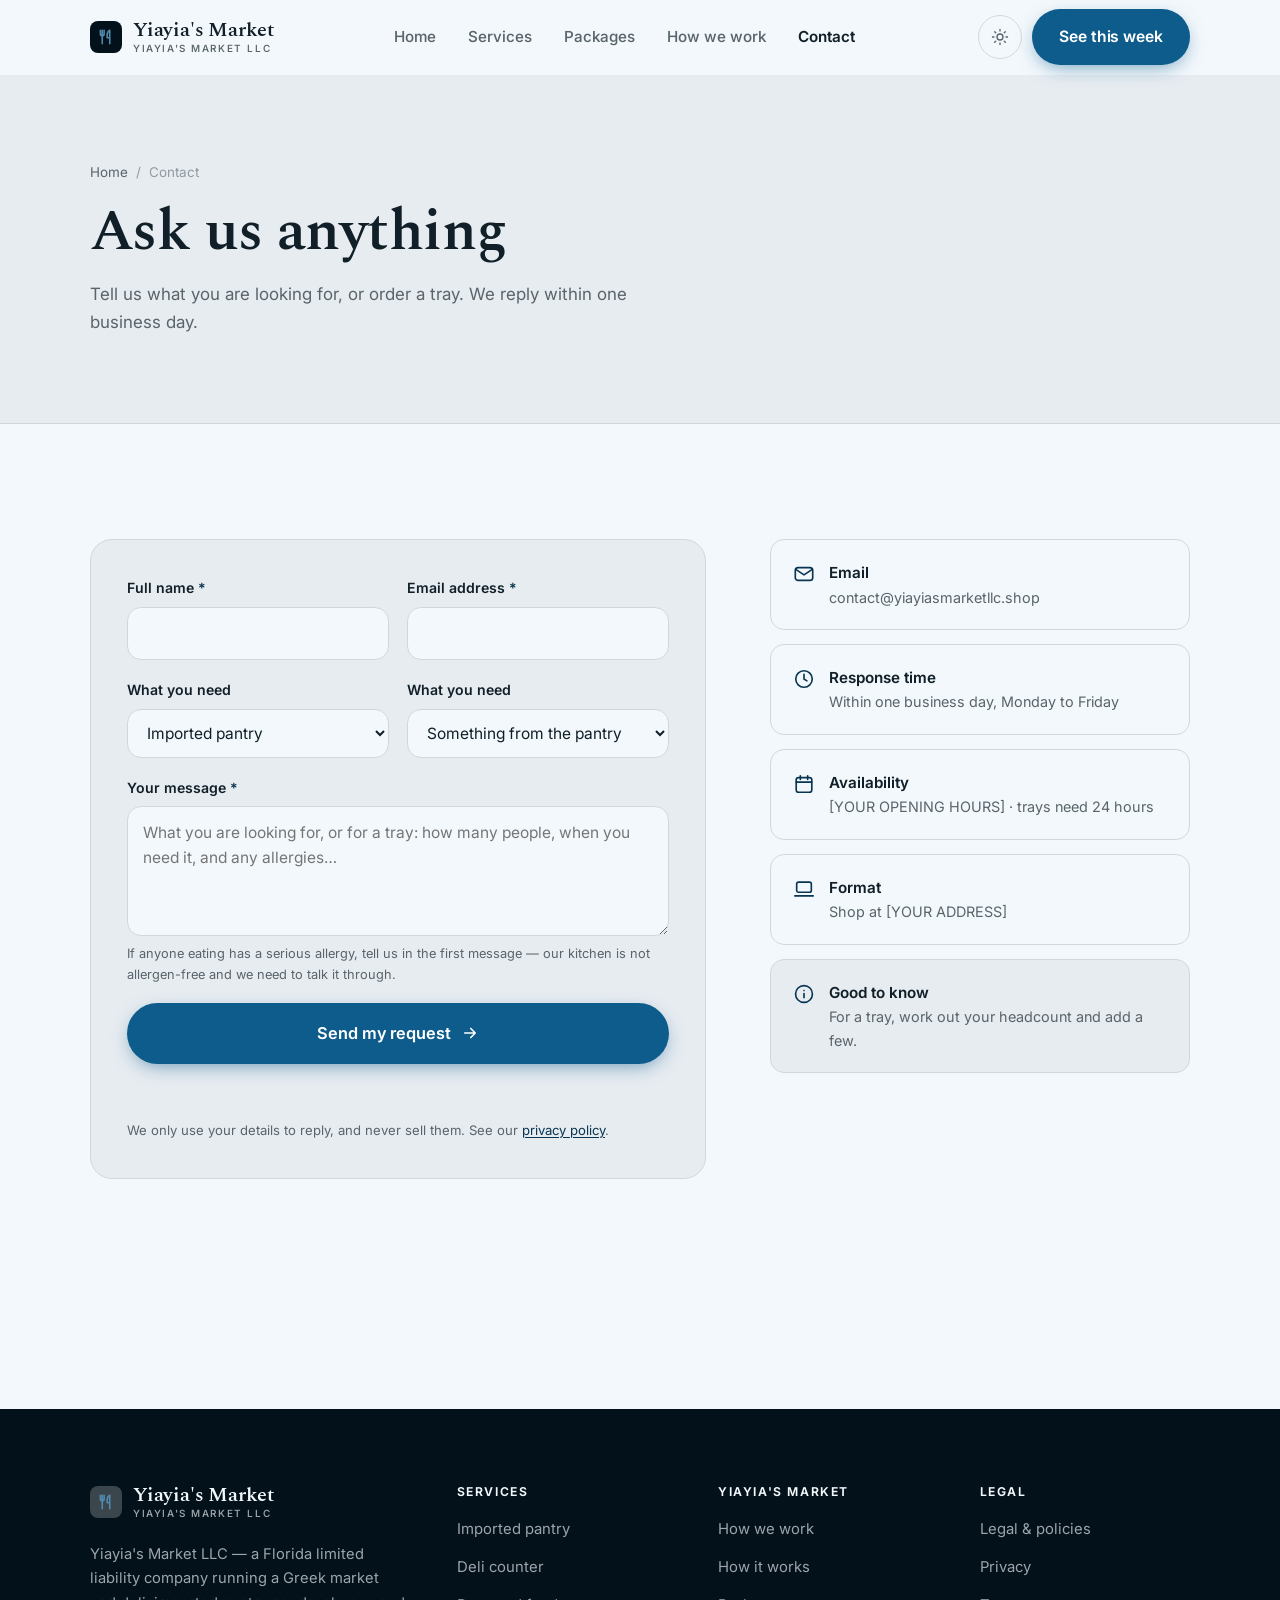
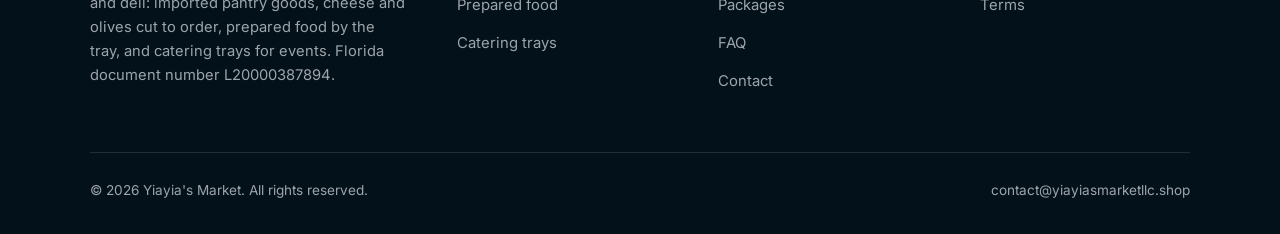
<file: contact.html>
<!DOCTYPE html>
<html lang="en" class="no-js">
<head>
<meta charset="utf-8">
<meta name="viewport" content="width=device-width, initial-scale=1">
<title>Contact — Yiayia's Market</title>
<meta name="description" content="Contact Yiayia's Market LLC. We reply within one business day.">
<link rel="canonical" href="https://yiayiasmarketllc.shop/contact.html">

<meta property="og:type" content="website">
<meta property="og:url" content="https://yiayiasmarketllc.shop/contact.html">
<meta property="og:site_name" content="Yiayia's Market">
<meta property="og:locale" content="en_US">
<meta property="og:title" content="Contact — Yiayia's Market">
<meta property="og:description" content="Contact Yiayia's Market LLC. We reply within one business day.">
<meta name="theme-color" content="#03111a">

<link rel="icon" href="assets/img/favicon.svg" type="image/svg+xml">
<link rel="preconnect" href="https://fonts.googleapis.com">
<link rel="preconnect" href="https://fonts.gstatic.com" crossorigin>
<link rel="stylesheet" href="https://fonts.googleapis.com/css2?family=Spectral:wght@400;600;700&family=Inter:wght@400..700&display=swap">
<link rel="stylesheet" href="assets/css/style.css">

<!-- Thème appliqué avant le premier rendu (évite le flash) -->
<script>
document.documentElement.classList.remove('no-js');
(function(){try{var t=localStorage.getItem('site-theme');if(t){document.documentElement.setAttribute('data-theme',t);}}catch(e){}})();
</script>
</head>

<body>
<a class="skip-link" href="#main">Skip to main content</a>

<header class="site-header">
  <nav class="wrap nav" aria-label="Main navigation">
    <a class="brand" href="index.html">
      <svg class="brand__mark" viewBox="0 0 64 64" aria-hidden="true">
        <rect class="bm-bg" width="64" height="64" rx="16"/>
        <g class="bm-ic" transform="translate(14 14) scale(1.5)" fill="none" stroke-width="2.1" stroke-linecap="round" stroke-linejoin="round"><path d="M7 3v8M4.5 3v5a2.5 2.5 0 0 0 5 0V3M7 11v10M17 21V3c-2.2 1.2-3.5 3.6-3.5 7v3H17"/></g>
      </svg>
      <span>Yiayia's Market<span class="brand__sub">Yiayia's Market LLC</span></span>
    </a>

    <ul class="nav__links" id="nav-links">
      <li><a href="index.html">Home</a></li>
      <li><a href="programs.html">Services</a></li>
      <li><a href="index.html#pricing">Packages</a></li>
      <li><a href="about.html">How we work</a></li>
      <li><a href="contact.html" aria-current="page">Contact</a></li>
      <li><a class="btn btn--primary" href="contact.html">See this week</a></li>
    </ul>

    <div class="nav__cta">
      <button class="theme-toggle" type="button" aria-label="Switch to dark theme">
        <svg class="icon-sun" viewBox="0 0 24 24" fill="none" stroke="currentColor" stroke-width="1.8" stroke-linecap="round" aria-hidden="true"><circle cx="12" cy="12" r="4"/><path d="M12 2v2m0 16v2M2 12h2m16 0h2M4.9 4.9l1.4 1.4m11.4 11.4 1.4 1.4M19.1 4.9l-1.4 1.4M6.3 17.7l-1.4 1.4"/></svg>
        <svg class="icon-moon" viewBox="0 0 24 24" fill="none" stroke="currentColor" stroke-width="1.8" stroke-linecap="round" stroke-linejoin="round" aria-hidden="true"><path d="M21 12.8A9 9 0 1 1 11.2 3a7 7 0 0 0 9.8 9.8z"/></svg>
      </button>
      <a class="btn btn--primary" href="contact.html">See this week</a>
      <button class="nav__toggle" type="button" aria-expanded="false" aria-controls="nav-links" aria-label="Open menu">
        <svg class="icon-open" viewBox="0 0 24 24" fill="none" stroke="currentColor" stroke-width="2" stroke-linecap="round" aria-hidden="true"><path d="M3 6h18M3 12h18M3 18h18"/></svg>
        <svg class="icon-close" viewBox="0 0 24 24" fill="none" stroke="currentColor" stroke-width="2" stroke-linecap="round" aria-hidden="true"><path d="M6 6l12 12M18 6L6 18"/></svg>
      </button>
    </div>
  </nav>
</header>

<main id="main">

<section class="page-head">
  <div class="wrap">
    <nav class="breadcrumb" aria-label="Breadcrumb">
      <a href="index.html">Home</a><span>/</span><span aria-current="page">Contact</span>
    </nav>
    <h1>Ask us anything</h1>
    <p>Tell us what you are looking for, or order a tray. We reply within one business day.</p>
  </div>
</section>

<section class="section wrap">
  <div class="form-layout">

    <!--
      FORM: the action attribute holds a placeholder id. Create a free form at
      https://formspree.io and replace VOTRE_ID_FORMSPREE. Until then, the button
      opens the visitor's email app with a pre-filled message to contact@yiayiasmarketllc.shop.
    -->
    <form class="form" id="contact-form" action="https://formspree.io/f/VOTRE_ID_FORMSPREE" method="POST"
          data-email="contact@yiayiasmarketllc.shop" data-subject="Market enquiry"
          data-msg-mail="Your email app will open with the message ready to send." data-msg-sending="Sending…"
          data-msg-ok="Thanks! Your message is on its way. We reply within one business day." data-msg-err="Sending failed. Please email us directly at">
      <div class="form__row">
        <div class="field">
          <label for="nom">Full name <span class="req" aria-hidden="true">*</span></label>
          <input type="text" id="nom" name="nom" autocomplete="name" required>
        </div>
        <div class="field">
          <label for="email">Email address <span class="req" aria-hidden="true">*</span></label>
          <input type="email" id="email" name="email" autocomplete="email" required>
        </div>
      </div>

      <div class="form__row">
        <div class="field">
          <label for="programme">What you need</label>
          <select id="programme" name="programme">
            <option>Imported pantry</option>
            <option>Deli counter</option>
            <option>Prepared food</option>
            <option>Catering trays</option>
            <option>Not sure yet</option>
          </select>
        </div>
        <div class="field">
          <label for="niveau">What you need</label>
          <select id="niveau" name="niveau">
            <option>Something from the pantry</option>
            <option>The deli counter</option>
            <option>Prepared food</option>
            <option>A catering tray</option>
          </select>
        </div>
      </div>

      <div class="field">
        <label for="message">Your message <span class="req" aria-hidden="true">*</span></label>
        <textarea id="message" name="message" required placeholder="What you are looking for, or for a tray: how many people, when you need it, and any allergies…"></textarea>
        <span class="field__hint">If anyone eating has a serious allergy, tell us in the first message — our kitchen is not allergen-free and we need to talk it through.</span>
      </div>

      <!-- Bot trap: hidden from humans -->
      <div class="visually-hidden" aria-hidden="true">
        <label for="site-web">Leave this field empty</label>
        <input type="text" id="site-web" name="_gotcha" tabindex="-1" autocomplete="off">
      </div>

      <button class="btn btn--primary btn--lg" type="submit">Send my request <svg viewBox="0 0 24 24" fill="none" stroke="currentColor" stroke-width="2.2" stroke-linecap="round" stroke-linejoin="round" aria-hidden="true"><path d="M5 12h14M13 6l6 6-6 6"/></svg></button>

      <p id="form-status" class="form__status" role="status" aria-live="polite"></p>

      <p class="form__note">
        We only use your details to reply, and never sell them. See our <a href="legal.html#privacy">privacy policy</a>.
      </p>
    </form>

    <aside class="contact-aside">
      <div class="contact-card">
        <svg viewBox="0 0 24 24" fill="none" stroke="currentColor" stroke-width="1.8" stroke-linecap="round" stroke-linejoin="round" aria-hidden="true"><rect x="2.5" y="5" width="19" height="14" rx="3"/><path d="M3 7l9 6 9-6"/></svg>
        <div><b>Email</b><a href="mailto:contact@yiayiasmarketllc.shop">contact@yiayiasmarketllc.shop</a></div>
      </div>
      <div class="contact-card">
        <svg viewBox="0 0 24 24" fill="none" stroke="currentColor" stroke-width="1.8" stroke-linecap="round" stroke-linejoin="round" aria-hidden="true"><circle cx="12" cy="12" r="9"/><path d="M12 7v5l3.2 2"/></svg>
        <div><b>Response time</b><span>Within one business day, Monday to Friday</span></div>
      </div>
      <div class="contact-card">
        <svg viewBox="0 0 24 24" fill="none" stroke="currentColor" stroke-width="1.8" stroke-linecap="round" stroke-linejoin="round" aria-hidden="true"><rect x="3.5" y="5" width="17" height="16" rx="2.5"/><path d="M8 3v4M16 3v4M3.5 10h17"/></svg>
        <div><b>Availability</b><span>[YOUR OPENING HOURS] · trays need 24 hours</span></div>
      </div>
      <div class="contact-card">
        <svg viewBox="0 0 24 24" fill="none" stroke="currentColor" stroke-width="1.8" stroke-linecap="round" stroke-linejoin="round" aria-hidden="true"><rect x="4" y="4.5" width="16" height="11" rx="2"/><path d="M2 19.5h20"/></svg>
        <div><b>Format</b><span>Shop at [YOUR ADDRESS]</span></div>
      </div>
      <div class="contact-card contact-card--soft">
        <svg viewBox="0 0 24 24" fill="none" stroke="currentColor" stroke-width="1.8" stroke-linecap="round" stroke-linejoin="round" aria-hidden="true"><circle cx="12" cy="12" r="9.2"/><path d="M12 16v-4.5M12 8.2v.1"/></svg>
        <div><b>Good to know</b><span>For a tray, work out your headcount and add a few.</span></div>
      </div>
    </aside>

  </div>
</section>

</main>

<footer class="site-footer">
  <div class="wrap">
    <div class="footer__grid">
      <div class="footer__brand">
        <a class="brand" href="index.html">
          <svg class="brand__mark" viewBox="0 0 64 64" aria-hidden="true">
        <rect class="bm-bg" width="64" height="64" rx="16"/>
        <g class="bm-ic" transform="translate(14 14) scale(1.5)" fill="none" stroke-width="2.1" stroke-linecap="round" stroke-linejoin="round"><path d="M7 3v8M4.5 3v5a2.5 2.5 0 0 0 5 0V3M7 11v10M17 21V3c-2.2 1.2-3.5 3.6-3.5 7v3H17"/></g>
      </svg>
          <span>Yiayia's Market<span class="brand__sub">Yiayia's Market LLC</span></span>
        </a>
        <p>Yiayia's Market LLC — a Florida limited liability company running a Greek market and deli: imported pantry goods, cheese and olives cut to order, prepared food by the tray, and catering trays for events. Florida document number L20000387894.</p>
      </div>

      <div class="footer__col">
        <h4>Services</h4>
        <ul>
          <li><a href="programs.html#pantry">Imported pantry</a></li>
          <li><a href="programs.html#counter">Deli counter</a></li>
          <li><a href="programs.html#prepared">Prepared food</a></li>
          <li><a href="programs.html#catering">Catering trays</a></li>
        </ul>
      </div>

      <div class="footer__col">
        <h4>Yiayia's Market</h4>
        <ul>
          <li><a href="about.html">How we work</a></li>
          <li><a href="index.html#how-it-works">How it works</a></li>
          <li><a href="index.html#pricing">Packages</a></li>
          <li><a href="index.html#faq">FAQ</a></li>
          <li><a href="contact.html">Contact</a></li>
        </ul>
      </div>

      <div class="footer__col">
        <h4>Legal</h4>
        <ul>
          <li><a href="legal.html">Legal &amp; policies</a></li>
          <li><a href="legal.html#privacy">Privacy</a></li>
          <li><a href="legal.html#terms">Terms</a></li>
        </ul>
      </div>
    </div>

    <div class="footer__bottom">
      <p>© <span data-year>2026</span> Yiayia's Market. All rights reserved.</p>
      <p><a href="mailto:contact@yiayiasmarketllc.shop">contact@yiayiasmarketllc.shop</a></p>
    </div>
  </div>
</footer>

<script src="assets/js/main.js" defer></script>
</body>
</html>
</file>
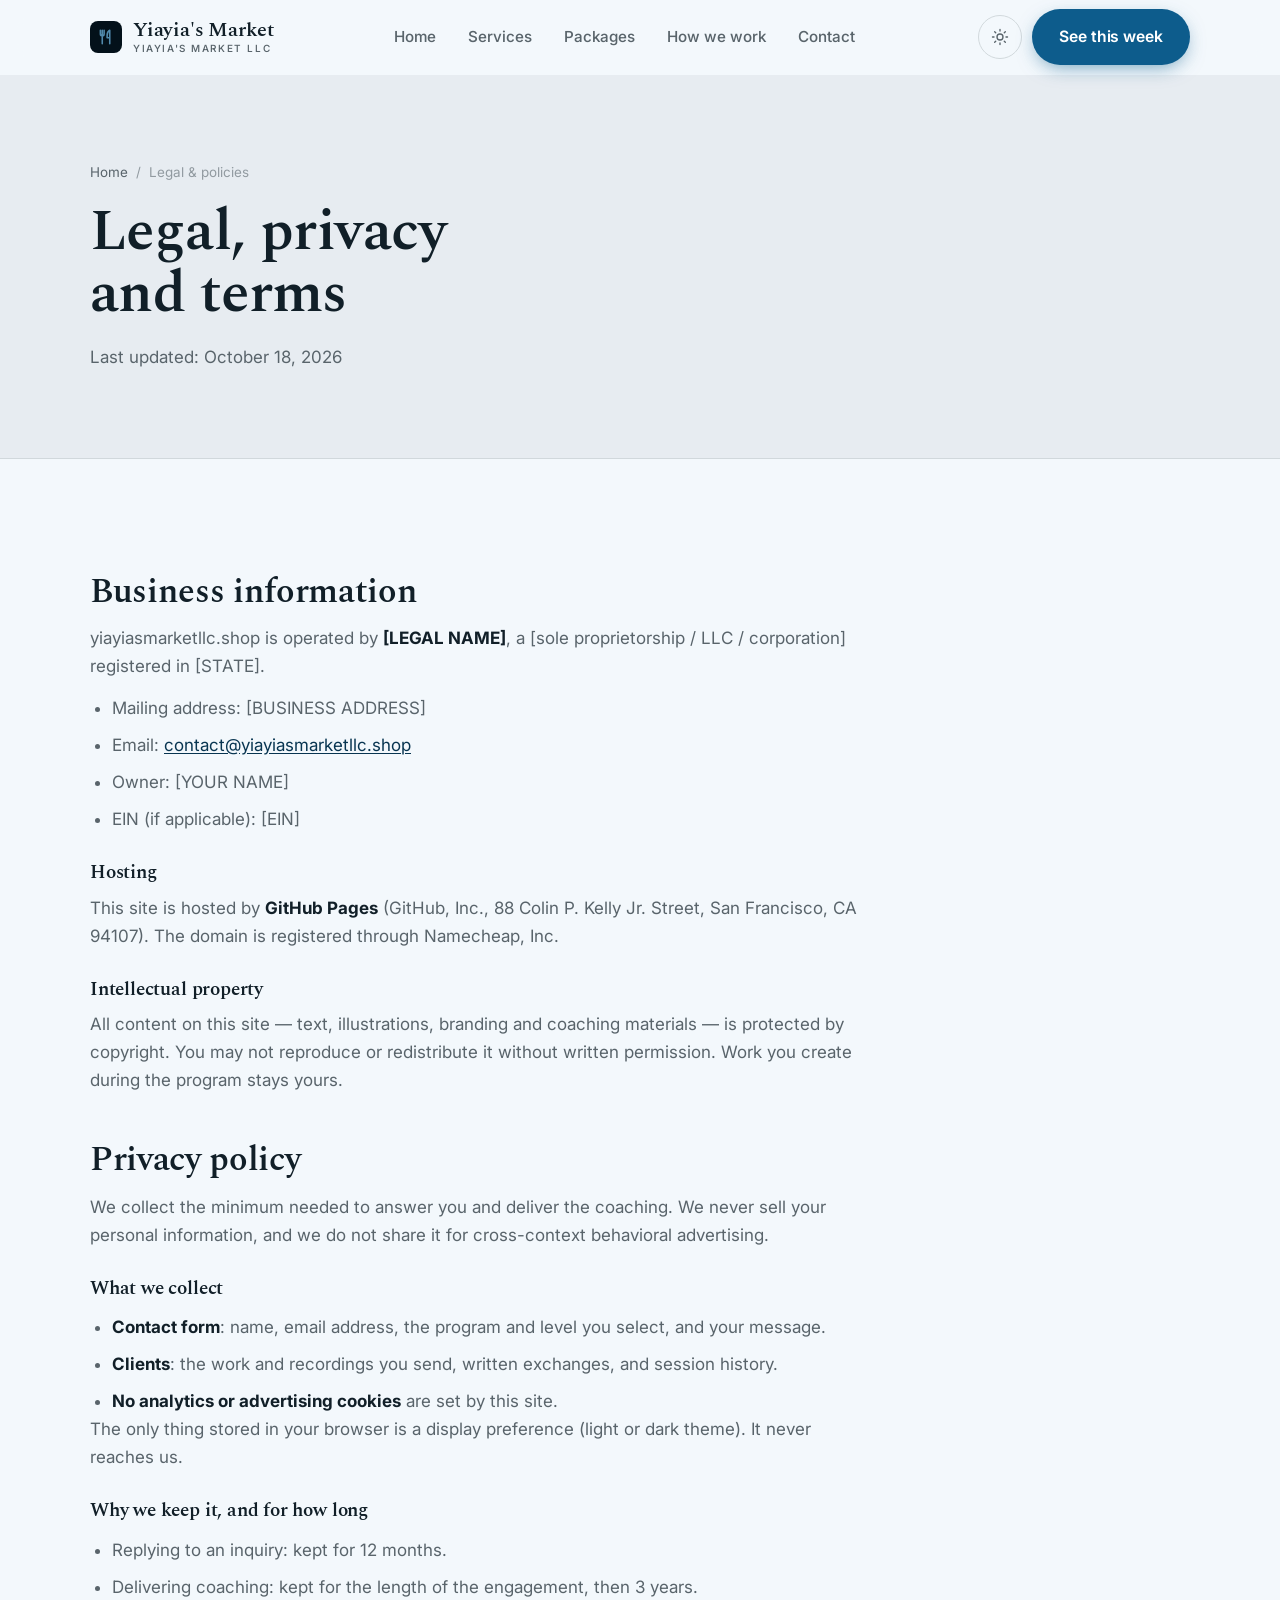
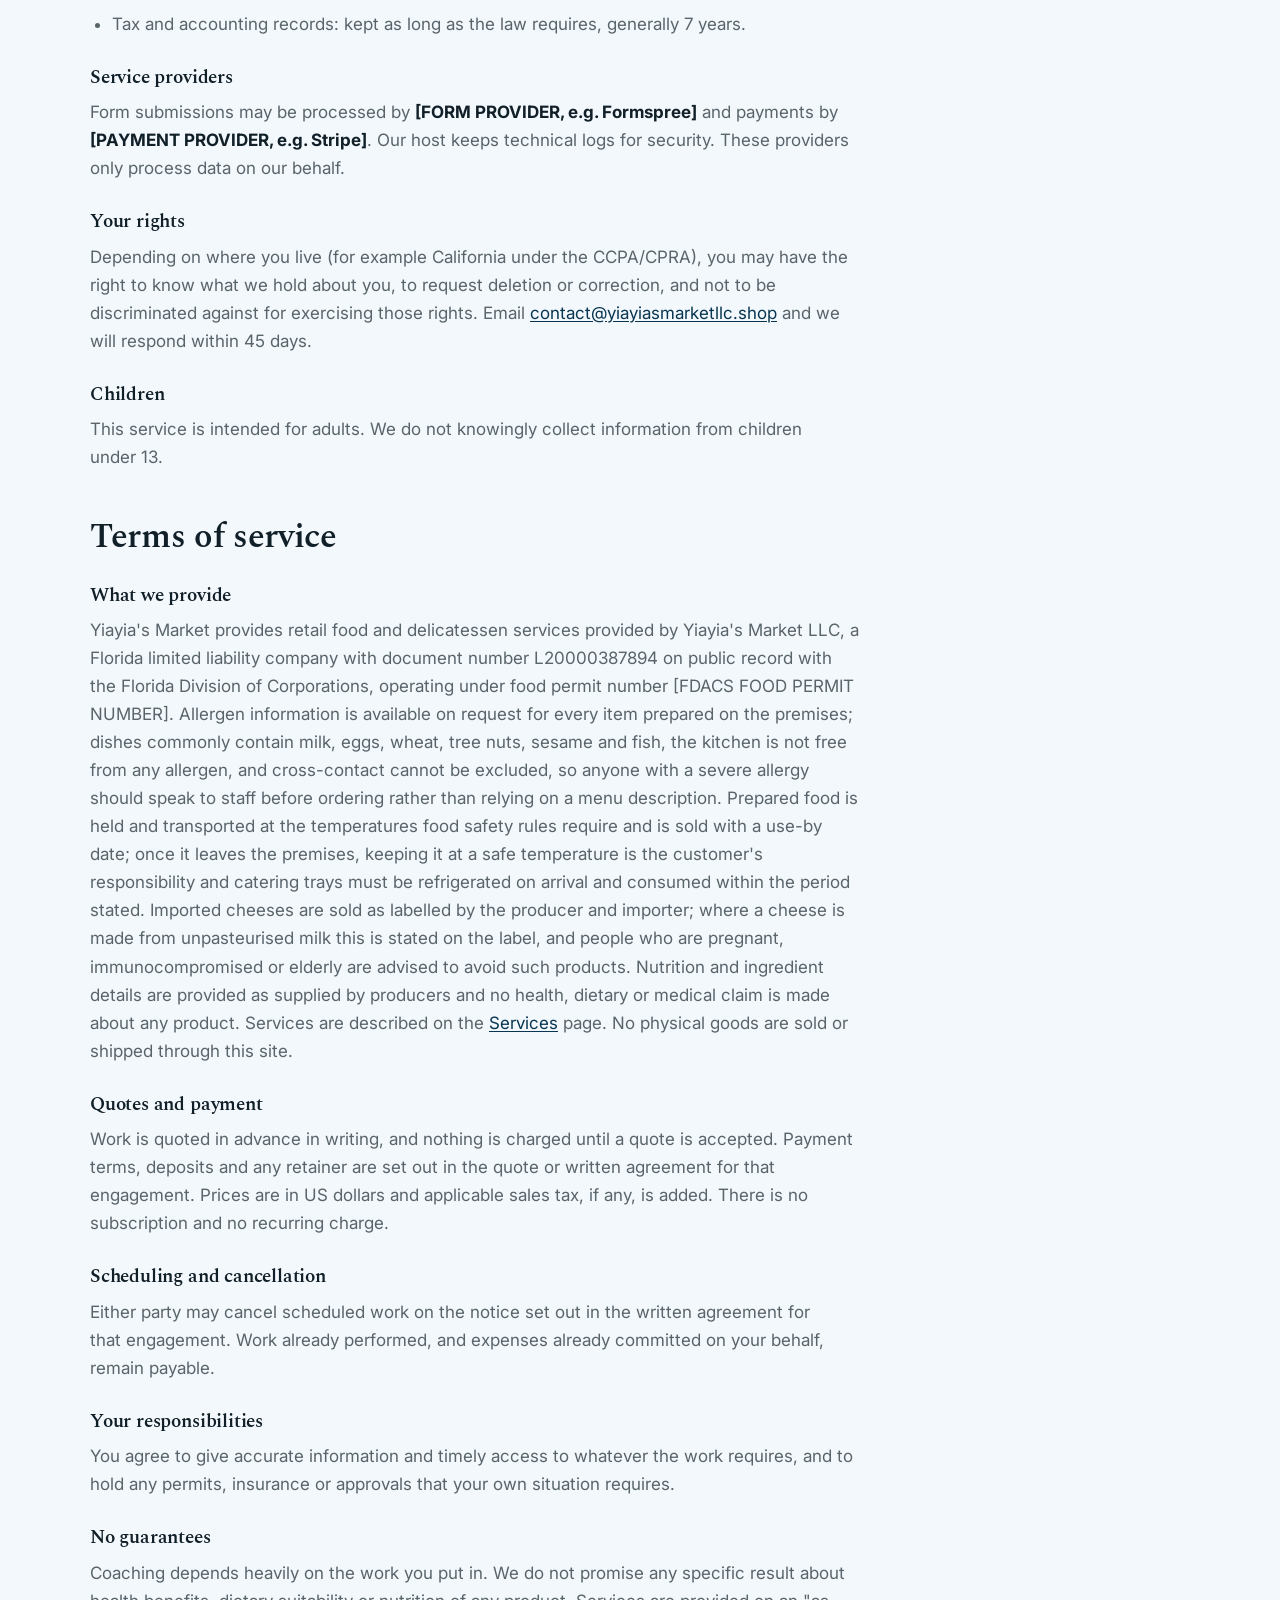
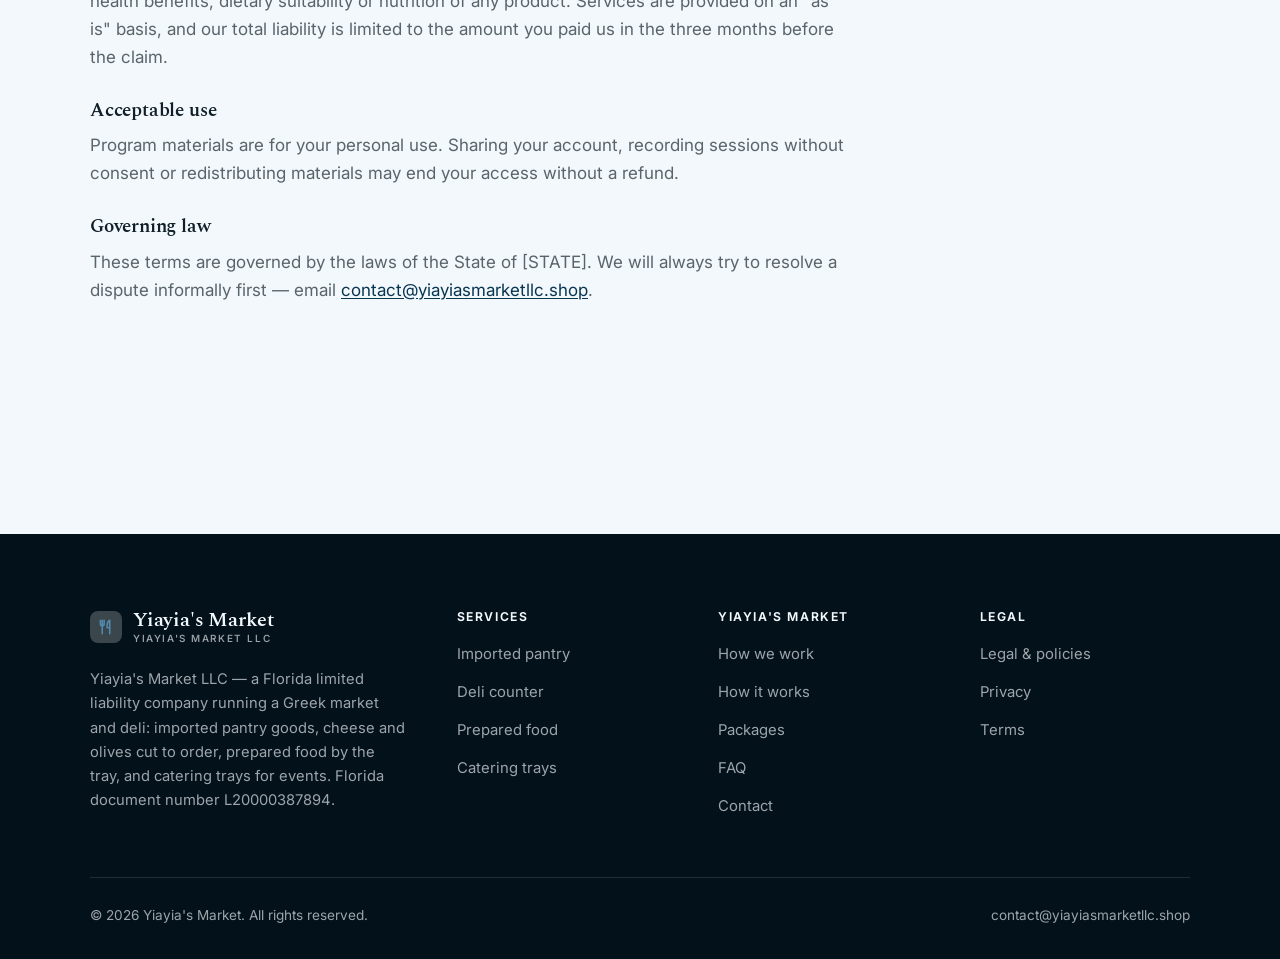
<file: legal.html>
<!DOCTYPE html>
<html lang="en" class="no-js">
<head>
<meta charset="utf-8">
<meta name="viewport" content="width=device-width, initial-scale=1">
<title>Legal, privacy and terms — Yiayia's Market</title>
<meta name="description" content="Business information, privacy policy and terms of service for Yiayia's Market.">
<meta name="robots" content="noindex">

<meta property="og:type" content="website">
<meta property="og:url" content="https://yiayiasmarketllc.shop/legal.html">
<meta property="og:site_name" content="Yiayia's Market">
<meta property="og:locale" content="en_US">
<meta property="og:title" content="Legal, privacy and terms — Yiayia's Market">
<meta property="og:description" content="Business information, privacy policy and terms of service for Yiayia's Market.">
<meta name="theme-color" content="#03111a">

<link rel="icon" href="assets/img/favicon.svg" type="image/svg+xml">
<link rel="preconnect" href="https://fonts.googleapis.com">
<link rel="preconnect" href="https://fonts.gstatic.com" crossorigin>
<link rel="stylesheet" href="https://fonts.googleapis.com/css2?family=Spectral:wght@400;600;700&family=Inter:wght@400..700&display=swap">
<link rel="stylesheet" href="assets/css/style.css">

<!-- Thème appliqué avant le premier rendu (évite le flash) -->
<script>
document.documentElement.classList.remove('no-js');
(function(){try{var t=localStorage.getItem('site-theme');if(t){document.documentElement.setAttribute('data-theme',t);}}catch(e){}})();
</script>
</head>

<body>
<a class="skip-link" href="#main">Skip to main content</a>

<header class="site-header">
  <nav class="wrap nav" aria-label="Main navigation">
    <a class="brand" href="index.html">
      <svg class="brand__mark" viewBox="0 0 64 64" aria-hidden="true">
        <rect class="bm-bg" width="64" height="64" rx="16"/>
        <g class="bm-ic" transform="translate(14 14) scale(1.5)" fill="none" stroke-width="2.1" stroke-linecap="round" stroke-linejoin="round"><path d="M7 3v8M4.5 3v5a2.5 2.5 0 0 0 5 0V3M7 11v10M17 21V3c-2.2 1.2-3.5 3.6-3.5 7v3H17"/></g>
      </svg>
      <span>Yiayia's Market<span class="brand__sub">Yiayia's Market LLC</span></span>
    </a>

    <ul class="nav__links" id="nav-links">
      <li><a href="index.html">Home</a></li>
      <li><a href="programs.html">Services</a></li>
      <li><a href="index.html#pricing">Packages</a></li>
      <li><a href="about.html">How we work</a></li>
      <li><a href="contact.html">Contact</a></li>
      <li><a class="btn btn--primary" href="contact.html">See this week</a></li>
    </ul>

    <div class="nav__cta">
      <button class="theme-toggle" type="button" aria-label="Switch to dark theme">
        <svg class="icon-sun" viewBox="0 0 24 24" fill="none" stroke="currentColor" stroke-width="1.8" stroke-linecap="round" aria-hidden="true"><circle cx="12" cy="12" r="4"/><path d="M12 2v2m0 16v2M2 12h2m16 0h2M4.9 4.9l1.4 1.4m11.4 11.4 1.4 1.4M19.1 4.9l-1.4 1.4M6.3 17.7l-1.4 1.4"/></svg>
        <svg class="icon-moon" viewBox="0 0 24 24" fill="none" stroke="currentColor" stroke-width="1.8" stroke-linecap="round" stroke-linejoin="round" aria-hidden="true"><path d="M21 12.8A9 9 0 1 1 11.2 3a7 7 0 0 0 9.8 9.8z"/></svg>
      </button>
      <a class="btn btn--primary" href="contact.html">See this week</a>
      <button class="nav__toggle" type="button" aria-expanded="false" aria-controls="nav-links" aria-label="Open menu">
        <svg class="icon-open" viewBox="0 0 24 24" fill="none" stroke="currentColor" stroke-width="2" stroke-linecap="round" aria-hidden="true"><path d="M3 6h18M3 12h18M3 18h18"/></svg>
        <svg class="icon-close" viewBox="0 0 24 24" fill="none" stroke="currentColor" stroke-width="2" stroke-linecap="round" aria-hidden="true"><path d="M6 6l12 12M18 6L6 18"/></svg>
      </button>
    </div>
  </nav>
</header>

<main id="main">

<section class="page-head">
  <div class="wrap">
    <nav class="breadcrumb" aria-label="Breadcrumb">
      <a href="index.html">Home</a><span>/</span><span aria-current="page">Legal &amp; policies</span>
    </nav>
    <h1>Legal, privacy and terms</h1>
    <p>Last updated: <time datetime="2026-10-18">October 18, 2026</time></p>
  </div>
</section>

<section class="section wrap">
  <div class="prose">

    <!--
      TO DO: this is a skeleton, not legal advice. Replace every [BRACKET] with
      your real details before selling, and have a lawyer review it if you can.
      Consumer protection rules differ by state.
    -->

    <h2 id="business">Business information</h2>
    <p>
      yiayiasmarketllc.shop is operated by <strong>[LEGAL NAME]</strong>, a [sole proprietorship / LLC / corporation]
      registered in [STATE].
    </p>
    <ul>
      <li>Mailing address: [BUSINESS ADDRESS]</li>
      <li>Email: <a href="mailto:contact@yiayiasmarketllc.shop">contact@yiayiasmarketllc.shop</a></li>
      <li>Owner: [YOUR NAME]</li>
      <li>EIN (if applicable): [EIN]</li>
    </ul>

    <h3>Hosting</h3>
    <p>
      This site is hosted by <strong>GitHub Pages</strong> (GitHub, Inc., 88 Colin P. Kelly Jr. Street,
      San Francisco, CA 94107). The domain is registered through Namecheap, Inc.
    </p>

    <h3>Intellectual property</h3>
    <p>
      All content on this site — text, illustrations, branding and coaching materials — is protected by
      copyright. You may not reproduce or redistribute it without written permission. Work you create during
      the program stays yours.
    </p>

    <h2 id="privacy">Privacy policy</h2>
    <p>
      We collect the minimum needed to answer you and deliver the coaching. We never sell your personal
      information, and we do not share it for cross-context behavioral advertising.
    </p>
    <h3>What we collect</h3>
    <ul>
      <li><strong>Contact form</strong>: name, email address, the program and level you select, and your message.</li>
      <li><strong>Clients</strong>: the work and recordings you send, written exchanges, and session history.</li>
      <li><strong>No analytics or advertising cookies</strong> are set by this site.</li>
    </ul>
    <p>
      The only thing stored in your browser is a display preference (light or dark theme). It never reaches us.
    </p>
    <h3>Why we keep it, and for how long</h3>
    <ul>
      <li>Replying to an inquiry: kept for 12 months.</li>
      <li>Delivering coaching: kept for the length of the engagement, then 3 years.</li>
      <li>Tax and accounting records: kept as long as the law requires, generally 7 years.</li>
    </ul>
    <h3>Service providers</h3>
    <p>
      Form submissions may be processed by <strong>[FORM PROVIDER, e.g. Formspree]</strong> and payments by
      <strong>[PAYMENT PROVIDER, e.g. Stripe]</strong>. Our host keeps technical logs for security. These
      providers only process data on our behalf.
    </p>
    <h3>Your rights</h3>
    <p>
      Depending on where you live (for example California under the CCPA/CPRA), you may have the right to
      know what we hold about you, to request deletion or correction, and not to be discriminated against for
      exercising those rights. Email <a href="mailto:contact@yiayiasmarketllc.shop">contact@yiayiasmarketllc.shop</a> and we will respond within 45 days.
    </p>
    <h3>Children</h3>
    <p>
      This service is intended for adults. We do not knowingly collect information from children under 13.
    </p>

    <h2 id="terms">Terms of service</h2>
    <h3>What we provide</h3>
    <p>
      Yiayia's Market provides retail food and delicatessen services provided by Yiayia's Market LLC, a Florida limited liability company with document number L20000387894 on public record with the Florida Division of Corporations, operating under food permit number [FDACS FOOD PERMIT NUMBER]. Allergen information is available on request for every item prepared on the premises; dishes commonly contain milk, eggs, wheat, tree nuts, sesame and fish, the kitchen is not free from any allergen, and cross-contact cannot be excluded, so anyone with a severe allergy should speak to staff before ordering rather than relying on a menu description. Prepared food is held and transported at the temperatures food safety rules require and is sold with a use-by date; once it leaves the premises, keeping it at a safe temperature is the customer's responsibility and catering trays must be refrigerated on arrival and consumed within the period stated. Imported cheeses are sold as labelled by the producer and importer; where a cheese is made from unpasteurised milk this is stated on the label, and people who are pregnant, immunocompromised or elderly are advised to avoid such products. Nutrition and ingredient details are provided as supplied by producers and no health, dietary or medical claim is made about any product. Services are described on the
      <a href="programs.html">Services</a> page. No physical goods are sold or shipped through this site.
    </p>
    <h3>Quotes and payment</h3>
    <p>
      Work is quoted in advance in writing, and nothing is charged until a quote is accepted. Payment terms,
      deposits and any retainer are set out in the quote or written agreement for that engagement. Prices are in
      US dollars and applicable sales tax, if any, is added. There is no subscription and no recurring charge.
    </p>
    <h3>Scheduling and cancellation</h3>
    <p>
      Either party may cancel scheduled work on the notice set out in the written agreement for that engagement.
      Work already performed, and expenses already committed on your behalf, remain payable.
    </p>
    <h3>Your responsibilities</h3>
    <p>
      You agree to give accurate information and timely access to whatever the work requires, and to hold any
      permits, insurance or approvals that your own situation requires.
    </p>

    <h3>No guarantees</h3>
    <p>
      Coaching depends heavily on the work you put in. We do not promise any specific result
      about health benefits, dietary suitability or nutrition of any product. Services are provided on an "as is" basis, and our total
      liability is limited to the amount you paid us in the three months before the claim.
    </p>
    <h3>Acceptable use</h3>
    <p>
      Program materials are for your personal use. Sharing your account, recording sessions without consent
      or redistributing materials may end your access without a refund.
    </p>
    <h3>Governing law</h3>
    <p>
      These terms are governed by the laws of the State of [STATE]. We will always try to resolve a dispute
      informally first — email <a href="mailto:contact@yiayiasmarketllc.shop">contact@yiayiasmarketllc.shop</a>.
    </p>

  </div>
</section>

</main>

<footer class="site-footer">
  <div class="wrap">
    <div class="footer__grid">
      <div class="footer__brand">
        <a class="brand" href="index.html">
          <svg class="brand__mark" viewBox="0 0 64 64" aria-hidden="true">
        <rect class="bm-bg" width="64" height="64" rx="16"/>
        <g class="bm-ic" transform="translate(14 14) scale(1.5)" fill="none" stroke-width="2.1" stroke-linecap="round" stroke-linejoin="round"><path d="M7 3v8M4.5 3v5a2.5 2.5 0 0 0 5 0V3M7 11v10M17 21V3c-2.2 1.2-3.5 3.6-3.5 7v3H17"/></g>
      </svg>
          <span>Yiayia's Market<span class="brand__sub">Yiayia's Market LLC</span></span>
        </a>
        <p>Yiayia's Market LLC — a Florida limited liability company running a Greek market and deli: imported pantry goods, cheese and olives cut to order, prepared food by the tray, and catering trays for events. Florida document number L20000387894.</p>
      </div>

      <div class="footer__col">
        <h4>Services</h4>
        <ul>
          <li><a href="programs.html#pantry">Imported pantry</a></li>
          <li><a href="programs.html#counter">Deli counter</a></li>
          <li><a href="programs.html#prepared">Prepared food</a></li>
          <li><a href="programs.html#catering">Catering trays</a></li>
        </ul>
      </div>

      <div class="footer__col">
        <h4>Yiayia's Market</h4>
        <ul>
          <li><a href="about.html">How we work</a></li>
          <li><a href="index.html#how-it-works">How it works</a></li>
          <li><a href="index.html#pricing">Packages</a></li>
          <li><a href="index.html#faq">FAQ</a></li>
          <li><a href="contact.html">Contact</a></li>
        </ul>
      </div>

      <div class="footer__col">
        <h4>Legal</h4>
        <ul>
          <li><a href="legal.html">Legal &amp; policies</a></li>
          <li><a href="legal.html#privacy">Privacy</a></li>
          <li><a href="legal.html#terms">Terms</a></li>
        </ul>
      </div>
    </div>

    <div class="footer__bottom">
      <p>© <span data-year>2026</span> Yiayia's Market. All rights reserved.</p>
      <p><a href="mailto:contact@yiayiasmarketllc.shop">contact@yiayiasmarketllc.shop</a></p>
    </div>
  </div>
</footer>

<script src="assets/js/main.js" defer></script>
</body>
</html>
</file>
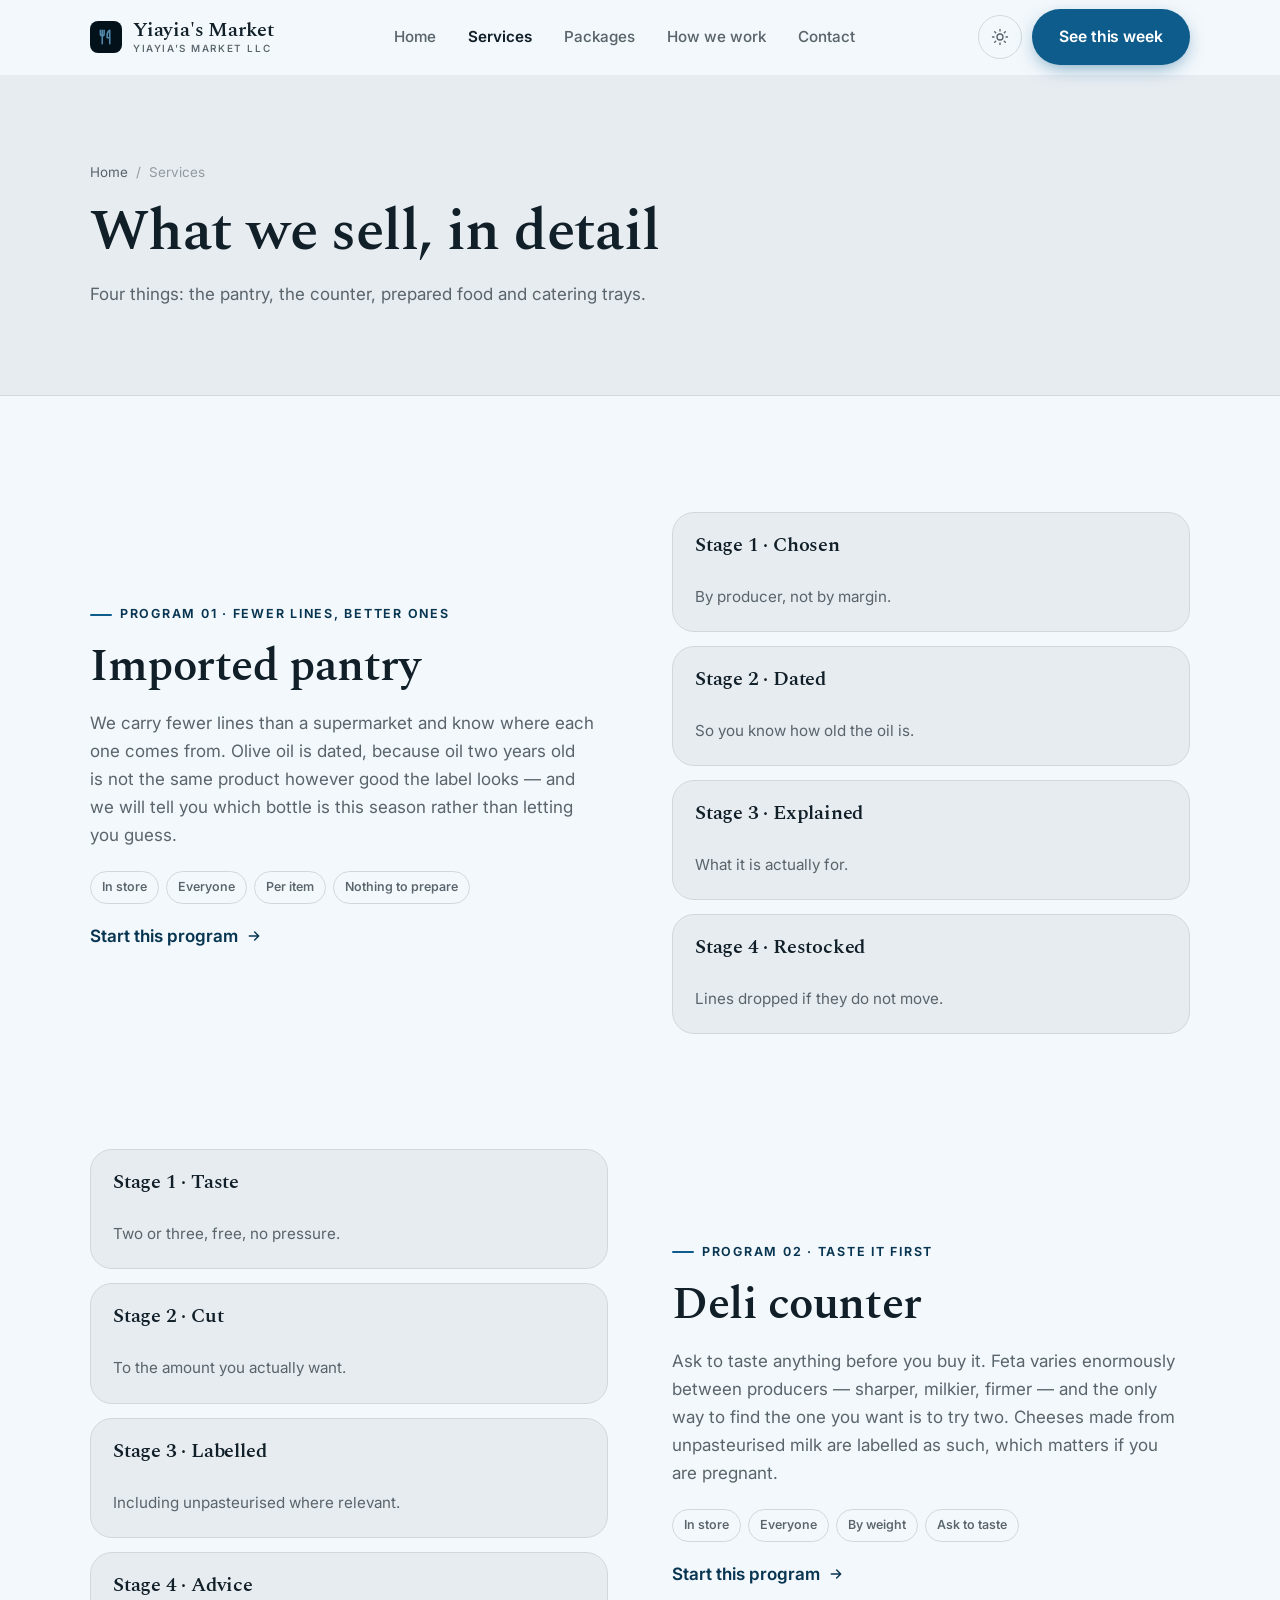
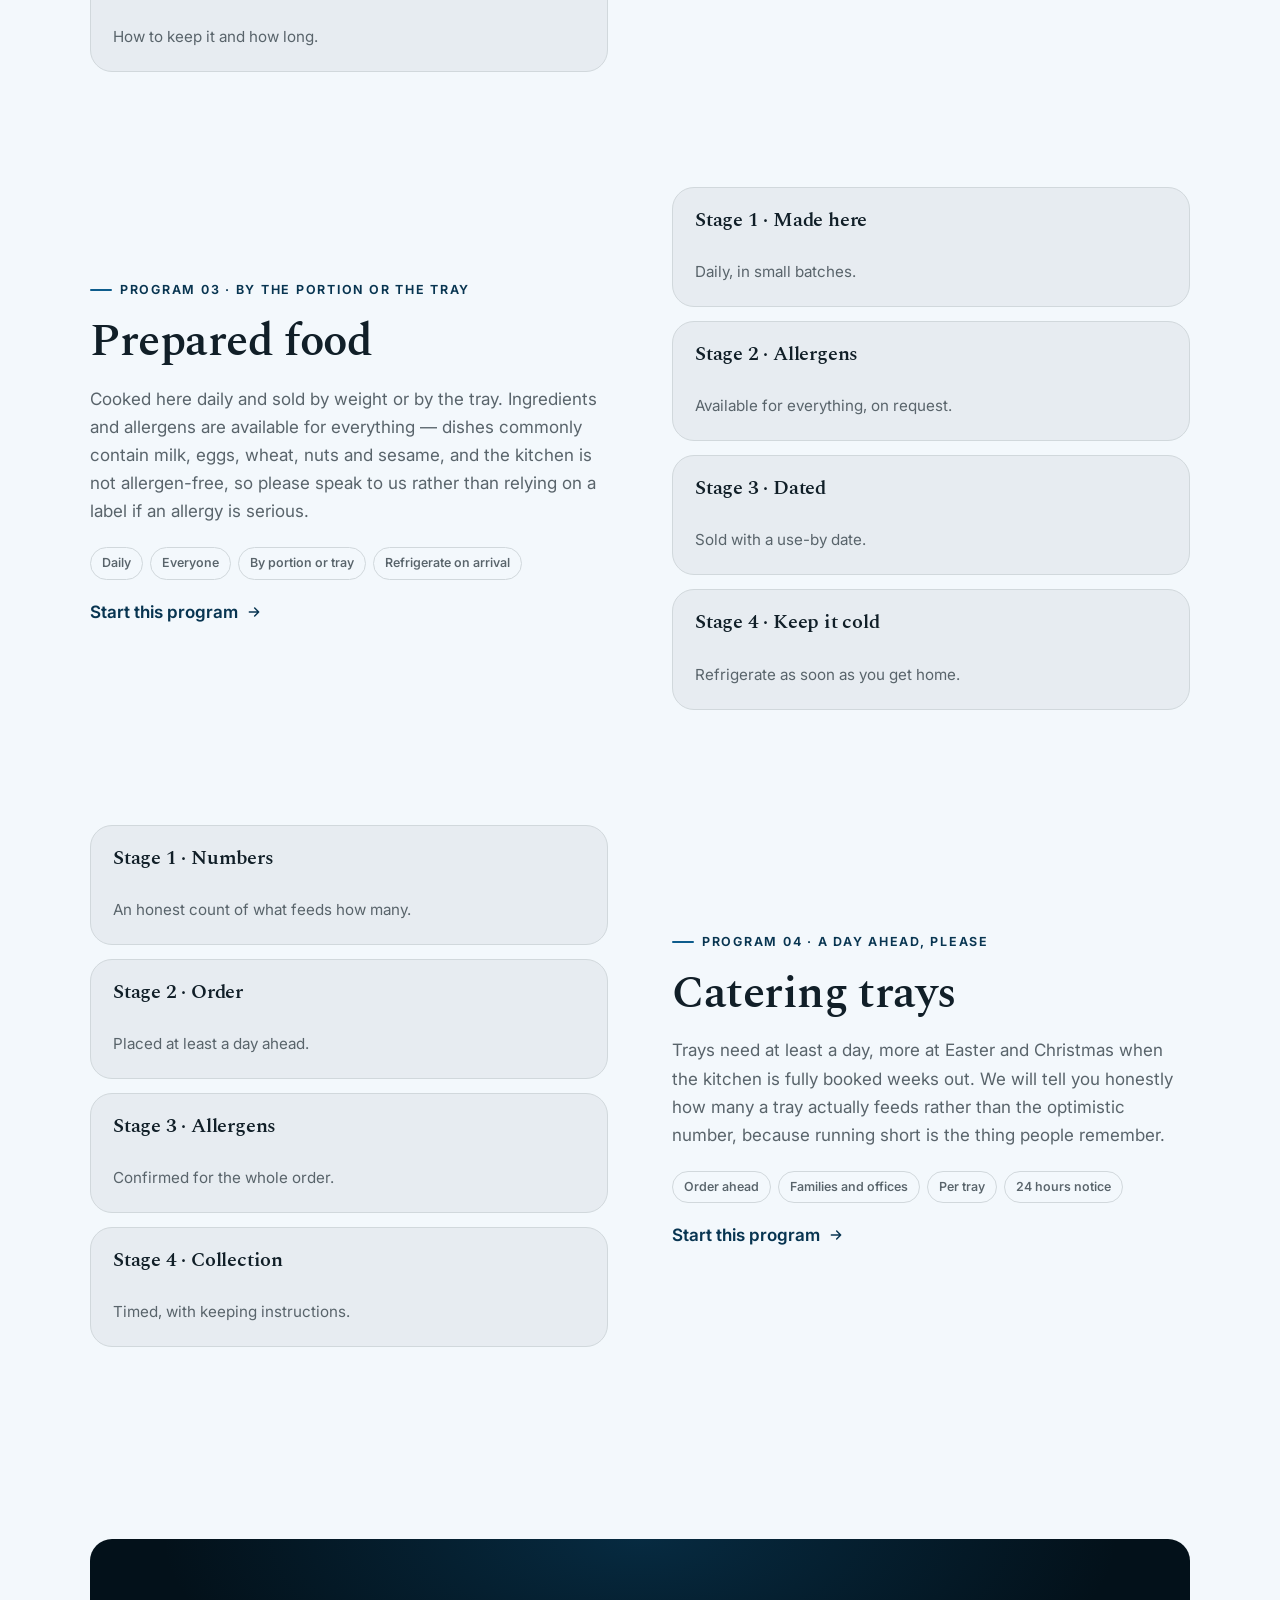
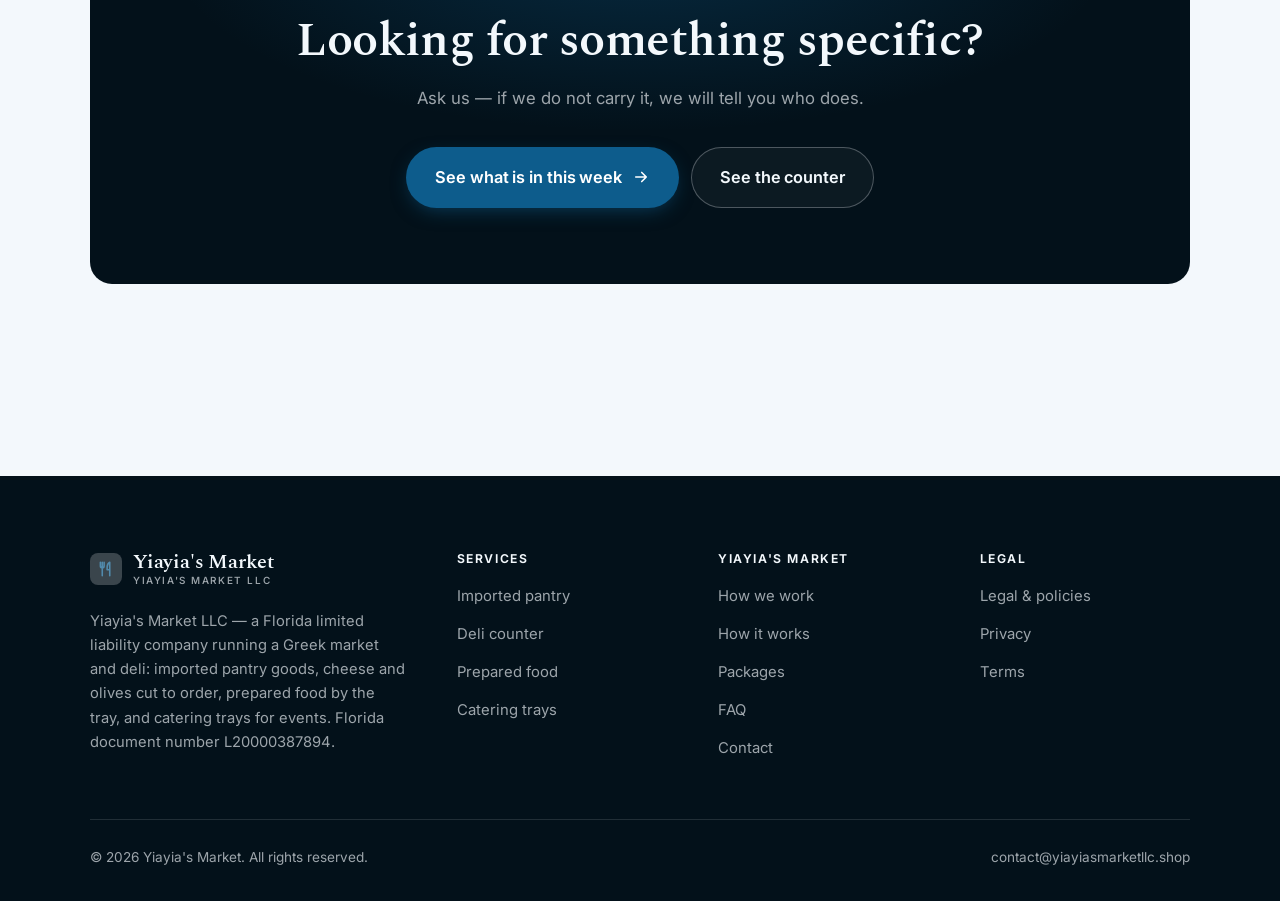
<file: programs.html>
<!DOCTYPE html>
<html lang="en" class="no-js">
<head>
<meta charset="utf-8">
<meta name="viewport" content="width=device-width, initial-scale=1">
<title>Services — Yiayia's Market</title>
<meta name="description" content="What Yiayia's Market LLC sells: imported Greek pantry goods, a deli counter, prepared food, and catering trays.">
<link rel="canonical" href="https://yiayiasmarketllc.shop/programs.html">

<meta property="og:type" content="website">
<meta property="og:url" content="https://yiayiasmarketllc.shop/programs.html">
<meta property="og:site_name" content="Yiayia's Market">
<meta property="og:locale" content="en_US">
<meta property="og:title" content="Services — Yiayia's Market">
<meta property="og:description" content="What Yiayia's Market LLC sells: imported Greek pantry goods, a deli counter, prepared food, and catering trays.">
<meta name="theme-color" content="#03111a">

<link rel="icon" href="assets/img/favicon.svg" type="image/svg+xml">
<link rel="preconnect" href="https://fonts.googleapis.com">
<link rel="preconnect" href="https://fonts.gstatic.com" crossorigin>
<link rel="stylesheet" href="https://fonts.googleapis.com/css2?family=Spectral:wght@400;600;700&family=Inter:wght@400..700&display=swap">
<link rel="stylesheet" href="assets/css/style.css">

<!-- Thème appliqué avant le premier rendu (évite le flash) -->
<script>
document.documentElement.classList.remove('no-js');
(function(){try{var t=localStorage.getItem('site-theme');if(t){document.documentElement.setAttribute('data-theme',t);}}catch(e){}})();
</script>
</head>

<body>
<a class="skip-link" href="#main">Skip to main content</a>

<header class="site-header">
  <nav class="wrap nav" aria-label="Main navigation">
    <a class="brand" href="index.html">
      <svg class="brand__mark" viewBox="0 0 64 64" aria-hidden="true">
        <rect class="bm-bg" width="64" height="64" rx="16"/>
        <g class="bm-ic" transform="translate(14 14) scale(1.5)" fill="none" stroke-width="2.1" stroke-linecap="round" stroke-linejoin="round"><path d="M7 3v8M4.5 3v5a2.5 2.5 0 0 0 5 0V3M7 11v10M17 21V3c-2.2 1.2-3.5 3.6-3.5 7v3H17"/></g>
      </svg>
      <span>Yiayia's Market<span class="brand__sub">Yiayia's Market LLC</span></span>
    </a>

    <ul class="nav__links" id="nav-links">
      <li><a href="index.html">Home</a></li>
      <li><a href="programs.html" aria-current="page">Services</a></li>
      <li><a href="index.html#pricing">Packages</a></li>
      <li><a href="about.html">How we work</a></li>
      <li><a href="contact.html">Contact</a></li>
      <li><a class="btn btn--primary" href="contact.html">See this week</a></li>
    </ul>

    <div class="nav__cta">
      <button class="theme-toggle" type="button" aria-label="Switch to dark theme">
        <svg class="icon-sun" viewBox="0 0 24 24" fill="none" stroke="currentColor" stroke-width="1.8" stroke-linecap="round" aria-hidden="true"><circle cx="12" cy="12" r="4"/><path d="M12 2v2m0 16v2M2 12h2m16 0h2M4.9 4.9l1.4 1.4m11.4 11.4 1.4 1.4M19.1 4.9l-1.4 1.4M6.3 17.7l-1.4 1.4"/></svg>
        <svg class="icon-moon" viewBox="0 0 24 24" fill="none" stroke="currentColor" stroke-width="1.8" stroke-linecap="round" stroke-linejoin="round" aria-hidden="true"><path d="M21 12.8A9 9 0 1 1 11.2 3a7 7 0 0 0 9.8 9.8z"/></svg>
      </button>
      <a class="btn btn--primary" href="contact.html">See this week</a>
      <button class="nav__toggle" type="button" aria-expanded="false" aria-controls="nav-links" aria-label="Open menu">
        <svg class="icon-open" viewBox="0 0 24 24" fill="none" stroke="currentColor" stroke-width="2" stroke-linecap="round" aria-hidden="true"><path d="M3 6h18M3 12h18M3 18h18"/></svg>
        <svg class="icon-close" viewBox="0 0 24 24" fill="none" stroke="currentColor" stroke-width="2" stroke-linecap="round" aria-hidden="true"><path d="M6 6l12 12M18 6L6 18"/></svg>
      </button>
    </div>
  </nav>
</header>

<main id="main">

<section class="page-head">
  <div class="wrap">
    <nav class="breadcrumb" aria-label="Breadcrumb">
      <a href="index.html">Home</a><span>/</span><span aria-current="page">Services</span>
    </nav>
    <h1>What we sell, in detail</h1>
    <p>Four things: the pantry, the counter, prepared food and catering trays.</p>
  </div>
</section>

<section class="section wrap" id="pantry">
  <div class="split reveal">
    <div>
      <span class="eyebrow">Program 01 · Fewer lines, better ones</span>
      <h2>Imported pantry</h2>
      <p>We carry fewer lines than a supermarket and know where each one comes from. Olive oil is dated, because oil two years old is not the same product however good the label looks — and we will tell you which bottle is this season rather than letting you guess.</p>
      <ul class="tags"><li>In store</li><li>Everyone</li><li>Per item</li><li>Nothing to prepare</li></ul>
      <p><a class="arrow-link" href="contact.html">Start this program <svg viewBox="0 0 24 24" fill="none" stroke="currentColor" stroke-width="2.2" stroke-linecap="round" stroke-linejoin="round" aria-hidden="true"><path d="M5 12h14M13 6l6 6-6 6"/></svg></a></p>
    </div>
    <div class="grid grid--2 grid--tight">
      <article class="card card--sm">
        <h3>Stage 1 · Chosen</h3>
        <p>By producer, not by margin.</p>
      </article>
      <article class="card card--sm">
        <h3>Stage 2 · Dated</h3>
        <p>So you know how old the oil is.</p>
      </article>
      <article class="card card--sm">
        <h3>Stage 3 · Explained</h3>
        <p>What it is actually for.</p>
      </article>
      <article class="card card--sm">
        <h3>Stage 4 · Restocked</h3>
        <p>Lines dropped if they do not move.</p>
      </article>
    </div>
  </div>
</section>

<section class="section section--flush wrap" id="counter">
  <div class="split reveal">
    <div class="grid grid--2 grid--tight">
      <article class="card card--sm">
        <h3>Stage 1 · Taste</h3>
        <p>Two or three, free, no pressure.</p>
      </article>
      <article class="card card--sm">
        <h3>Stage 2 · Cut</h3>
        <p>To the amount you actually want.</p>
      </article>
      <article class="card card--sm">
        <h3>Stage 3 · Labelled</h3>
        <p>Including unpasteurised where relevant.</p>
      </article>
      <article class="card card--sm">
        <h3>Stage 4 · Advice</h3>
        <p>How to keep it and how long.</p>
      </article>
    </div>
    <div>
      <span class="eyebrow">Program 02 · Taste it first</span>
      <h2>Deli counter</h2>
      <p>Ask to taste anything before you buy it. Feta varies enormously between producers — sharper, milkier, firmer — and the only way to find the one you want is to try two. Cheeses made from unpasteurised milk are labelled as such, which matters if you are pregnant.</p>
      <ul class="tags"><li>In store</li><li>Everyone</li><li>By weight</li><li>Ask to taste</li></ul>
      <p><a class="arrow-link" href="contact.html">Start this program <svg viewBox="0 0 24 24" fill="none" stroke="currentColor" stroke-width="2.2" stroke-linecap="round" stroke-linejoin="round" aria-hidden="true"><path d="M5 12h14M13 6l6 6-6 6"/></svg></a></p>
    </div>
  </div>
</section>

<section class="section section--flush wrap" id="prepared">
  <div class="split reveal">
    <div>
      <span class="eyebrow">Program 03 · By the portion or the tray</span>
      <h2>Prepared food</h2>
      <p>Cooked here daily and sold by weight or by the tray. Ingredients and allergens are available for everything — dishes commonly contain milk, eggs, wheat, nuts and sesame, and the kitchen is not allergen-free, so please speak to us rather than relying on a label if an allergy is serious.</p>
      <ul class="tags"><li>Daily</li><li>Everyone</li><li>By portion or tray</li><li>Refrigerate on arrival</li></ul>
      <p><a class="arrow-link" href="contact.html">Start this program <svg viewBox="0 0 24 24" fill="none" stroke="currentColor" stroke-width="2.2" stroke-linecap="round" stroke-linejoin="round" aria-hidden="true"><path d="M5 12h14M13 6l6 6-6 6"/></svg></a></p>
    </div>
    <div class="grid grid--2 grid--tight">
      <article class="card card--sm">
        <h3>Stage 1 · Made here</h3>
        <p>Daily, in small batches.</p>
      </article>
      <article class="card card--sm">
        <h3>Stage 2 · Allergens</h3>
        <p>Available for everything, on request.</p>
      </article>
      <article class="card card--sm">
        <h3>Stage 3 · Dated</h3>
        <p>Sold with a use-by date.</p>
      </article>
      <article class="card card--sm">
        <h3>Stage 4 · Keep it cold</h3>
        <p>Refrigerate as soon as you get home.</p>
      </article>
    </div>
  </div>
</section>

<section class="section section--flush wrap" id="catering">
  <div class="split reveal">
    <div class="grid grid--2 grid--tight">
      <article class="card card--sm">
        <h3>Stage 1 · Numbers</h3>
        <p>An honest count of what feeds how many.</p>
      </article>
      <article class="card card--sm">
        <h3>Stage 2 · Order</h3>
        <p>Placed at least a day ahead.</p>
      </article>
      <article class="card card--sm">
        <h3>Stage 3 · Allergens</h3>
        <p>Confirmed for the whole order.</p>
      </article>
      <article class="card card--sm">
        <h3>Stage 4 · Collection</h3>
        <p>Timed, with keeping instructions.</p>
      </article>
    </div>
    <div>
      <span class="eyebrow">Program 04 · A day ahead, please</span>
      <h2>Catering trays</h2>
      <p>Trays need at least a day, more at Easter and Christmas when the kitchen is fully booked weeks out. We will tell you honestly how many a tray actually feeds rather than the optimistic number, because running short is the thing people remember.</p>
      <ul class="tags"><li>Order ahead</li><li>Families and offices</li><li>Per tray</li><li>24 hours notice</li></ul>
      <p><a class="arrow-link" href="contact.html">Start this program <svg viewBox="0 0 24 24" fill="none" stroke="currentColor" stroke-width="2.2" stroke-linecap="round" stroke-linejoin="round" aria-hidden="true"><path d="M5 12h14M13 6l6 6-6 6"/></svg></a></p>
    </div>
  </div>
</section>

<section class="wrap section--tight">
  <div class="cta-band reveal">
    <h2>Looking for something specific?</h2>
    <p>Ask us — if we do not carry it, we will tell you who does.</p>
    <div class="hero__actions">
      <a class="btn btn--primary btn--lg" href="contact.html">See what is in this week <svg viewBox="0 0 24 24" fill="none" stroke="currentColor" stroke-width="2.2" stroke-linecap="round" stroke-linejoin="round" aria-hidden="true"><path d="M5 12h14M13 6l6 6-6 6"/></svg></a>
      <a class="btn btn--on-dark btn--lg" href="programs.html">See the counter</a>
    </div>
  </div>
</section>

</main>

<footer class="site-footer">
  <div class="wrap">
    <div class="footer__grid">
      <div class="footer__brand">
        <a class="brand" href="index.html">
          <svg class="brand__mark" viewBox="0 0 64 64" aria-hidden="true">
        <rect class="bm-bg" width="64" height="64" rx="16"/>
        <g class="bm-ic" transform="translate(14 14) scale(1.5)" fill="none" stroke-width="2.1" stroke-linecap="round" stroke-linejoin="round"><path d="M7 3v8M4.5 3v5a2.5 2.5 0 0 0 5 0V3M7 11v10M17 21V3c-2.2 1.2-3.5 3.6-3.5 7v3H17"/></g>
      </svg>
          <span>Yiayia's Market<span class="brand__sub">Yiayia's Market LLC</span></span>
        </a>
        <p>Yiayia's Market LLC — a Florida limited liability company running a Greek market and deli: imported pantry goods, cheese and olives cut to order, prepared food by the tray, and catering trays for events. Florida document number L20000387894.</p>
      </div>

      <div class="footer__col">
        <h4>Services</h4>
        <ul>
          <li><a href="programs.html#pantry">Imported pantry</a></li>
          <li><a href="programs.html#counter">Deli counter</a></li>
          <li><a href="programs.html#prepared">Prepared food</a></li>
          <li><a href="programs.html#catering">Catering trays</a></li>
        </ul>
      </div>

      <div class="footer__col">
        <h4>Yiayia's Market</h4>
        <ul>
          <li><a href="about.html">How we work</a></li>
          <li><a href="index.html#how-it-works">How it works</a></li>
          <li><a href="index.html#pricing">Packages</a></li>
          <li><a href="index.html#faq">FAQ</a></li>
          <li><a href="contact.html">Contact</a></li>
        </ul>
      </div>

      <div class="footer__col">
        <h4>Legal</h4>
        <ul>
          <li><a href="legal.html">Legal &amp; policies</a></li>
          <li><a href="legal.html#privacy">Privacy</a></li>
          <li><a href="legal.html#terms">Terms</a></li>
        </ul>
      </div>
    </div>

    <div class="footer__bottom">
      <p>© <span data-year>2026</span> Yiayia's Market. All rights reserved.</p>
      <p><a href="mailto:contact@yiayiasmarketllc.shop">contact@yiayiasmarketllc.shop</a></p>
    </div>
  </div>
</footer>

<script src="assets/js/main.js" defer></script>
</body>
</html>
</file>
<file: assets/css/style.css>
/* Yiayia's Market — couleurs et polices de la marque.
   Modifier ces valeurs suffit à changer l'identité visuelle de tout le site. */
:root {
  --c-accent:    #0d5c8c;
  --c-on-accent: #ffffff;
  --c-ink:       #03111a;
  --c-paper:     #f3f8fc;

  --accent-ink-light: color-mix(in srgb, var(--c-accent) 58%, black);
  --accent-on-dark:   color-mix(in srgb, var(--c-accent) 72%, white);

  --font-display: "Spectral", Georgia, "Times New Roman", serif;
  --font-body: "Inter", system-ui, -apple-system, "Segoe UI", sans-serif;
  --display-weight: 600;
  --display-tracking: -.01em;
}

/* ==========================================================================
   Feuille de style commune aux sites de coaching
   Les couleurs de marque (--c-accent, --c-on-accent, --c-ink, --c-paper) et
   les polices sont définies juste au-dessus, par site. Tout le reste en dérive.
   ========================================================================== */

/* --------------------------------------------------------------------------
   1. Tokens dérivés
   -------------------------------------------------------------------------- */

:root {
  /* Thème clair */
  --paper:      var(--c-paper);
  --paper-2:    color-mix(in srgb, var(--c-paper) 95%, var(--c-ink));
  --paper-3:    color-mix(in srgb, var(--c-paper) 89%, var(--c-ink));
  --line:       color-mix(in srgb, var(--c-paper) 86%, var(--c-ink));
  --text:       color-mix(in srgb, var(--c-ink) 94%, var(--c-paper));
  --muted:      color-mix(in srgb, var(--c-ink) 64%, var(--c-paper));
  --accent:     var(--c-accent);
  --accent-600: color-mix(in srgb, var(--c-accent) 86%, black);
  --accent-ink: var(--accent-ink-light);
  --on-accent:  var(--c-on-accent);
  --ink:        var(--c-ink);
  --ink-soft:   color-mix(in srgb, var(--c-ink) 90%, white);
  --on-ink:     var(--c-paper);
  --on-ink-mut: color-mix(in srgb, var(--c-paper) 64%, var(--c-ink));
  --brand-bg:   var(--c-ink);

  /* Rayons */
  --r-sm: 8px;
  --r-md: 14px;
  --r-lg: 22px;
  --r-full: 999px;

  /* Ombres */
  --sh-1: 0 1px 2px rgba(0, 0, 0, .05), 0 2px 8px rgba(0, 0, 0, .04);
  --sh-2: 0 2px 4px rgba(0, 0, 0, .05), 0 12px 32px rgba(0, 0, 0, .09);
  --sh-3: 0 4px 8px rgba(0, 0, 0, .06), 0 24px 56px rgba(0, 0, 0, .14);

  /* Rythme */
  --gutter: clamp(16px, 4vw, 40px);
  --maxw: 1180px;
  --section-y: clamp(64px, 9vw, 124px);

  --ease: cubic-bezier(.22, .61, .36, 1);
}

/* Thème sombre — suit le système, sauf si l'utilisateur a choisi « clair » */
@media (prefers-color-scheme: dark) {
  :root:not([data-theme="light"]) {
    --paper:      var(--c-ink);
    --paper-2:    color-mix(in srgb, var(--c-ink) 92%, white);
    --paper-3:    color-mix(in srgb, var(--c-ink) 86%, white);
    --line:       color-mix(in srgb, var(--c-ink) 80%, white);
    --text:       color-mix(in srgb, var(--c-paper) 94%, var(--c-ink));
    --muted:      color-mix(in srgb, var(--c-paper) 66%, var(--c-ink));
    --accent-ink: var(--accent-on-dark);
    --ink:        color-mix(in srgb, var(--c-ink) 72%, black);
    --brand-bg:   color-mix(in srgb, var(--c-ink) 80%, white);
    --sh-1: 0 1px 2px rgba(0, 0, 0, .4), 0 2px 8px rgba(0, 0, 0, .3);
    --sh-2: 0 2px 4px rgba(0, 0, 0, .4), 0 12px 32px rgba(0, 0, 0, .45);
    --sh-3: 0 4px 8px rgba(0, 0, 0, .45), 0 24px 56px rgba(0, 0, 0, .55);
  }
}

/* Thème sombre — choix explicite */
:root[data-theme="dark"] {
  --paper:      var(--c-ink);
  --paper-2:    color-mix(in srgb, var(--c-ink) 92%, white);
  --paper-3:    color-mix(in srgb, var(--c-ink) 86%, white);
  --line:       color-mix(in srgb, var(--c-ink) 80%, white);
  --text:       color-mix(in srgb, var(--c-paper) 94%, var(--c-ink));
  --muted:      color-mix(in srgb, var(--c-paper) 66%, var(--c-ink));
  --accent-ink: var(--accent-on-dark);
  --ink:        color-mix(in srgb, var(--c-ink) 72%, black);
  --brand-bg:   color-mix(in srgb, var(--c-ink) 80%, white);
  --sh-1: 0 1px 2px rgba(0, 0, 0, .4), 0 2px 8px rgba(0, 0, 0, .3);
  --sh-2: 0 2px 4px rgba(0, 0, 0, .4), 0 12px 32px rgba(0, 0, 0, .45);
  --sh-3: 0 4px 8px rgba(0, 0, 0, .45), 0 24px 56px rgba(0, 0, 0, .55);
}

/* --------------------------------------------------------------------------
   2. Reset / base
   -------------------------------------------------------------------------- */

*, *::before, *::after { box-sizing: border-box; }

* { margin: 0; }

html {
  -webkit-text-size-adjust: 100%;
  scroll-behavior: smooth;
  scroll-padding-top: 88px;
}

body {
  background: var(--paper);
  color: var(--text);
  font-family: var(--font-body);
  font-size: 17px;
  line-height: 1.65;
  -webkit-font-smoothing: antialiased;
  text-rendering: optimizeLegibility;
  overflow-x: hidden;
}

img, svg, video { display: block; max-width: 100%; height: auto; }

a { color: inherit; text-decoration: none; }

button, input, textarea, select { font: inherit; color: inherit; }

h1, h2, h3, h4 {
  font-family: var(--font-display);
  font-weight: var(--display-weight);
  line-height: 1.08;
  letter-spacing: var(--display-tracking);
  text-wrap: balance;
}

p { text-wrap: pretty; }

:focus-visible {
  outline: 3px solid var(--accent);
  outline-offset: 3px;
  border-radius: 4px;
}

::selection { background: var(--accent); color: var(--on-accent); }

/* --------------------------------------------------------------------------
   3. Utilitaires de mise en page
   -------------------------------------------------------------------------- */

.wrap {
  width: 100%;
  max-width: var(--maxw);
  margin-inline: auto;
  padding-inline: var(--gutter);
}

.section { padding-block: var(--section-y); }
.section--flush { padding-top: 0; }
.section--tight { padding-block: clamp(48px, 6vw, 80px); }

.skip-link {
  position: absolute;
  left: 12px;
  top: -100px;
  z-index: 200;
  background: var(--accent);
  color: var(--on-accent);
  padding: 12px 20px;
  border-radius: var(--r-sm);
  font-weight: 600;
  transition: top .2s var(--ease);
}
.skip-link:focus { top: 12px; }

.eyebrow {
  display: inline-flex;
  align-items: center;
  gap: 8px;
  font-size: .78rem;
  font-weight: 650;
  letter-spacing: .14em;
  text-transform: uppercase;
  color: var(--accent-ink);
  margin-bottom: 18px;
}
.eyebrow::before {
  content: "";
  width: 22px;
  height: 2px;
  background: var(--accent);
  border-radius: 2px;
}

.section-head { max-width: 62ch; margin-bottom: clamp(36px, 5vw, 60px); }
.section-head h2 { font-size: clamp(2rem, 4.4vw, 3.1rem); }
.section-head p {
  margin-top: 18px;
  color: var(--muted);
  font-size: clamp(1rem, 1.6vw, 1.12rem);
  max-width: 58ch;
}

.section-head--center { margin-inline: auto; text-align: center; }
.section-head--center .eyebrow { justify-content: center; }
.section-head--center p { margin-inline: auto; }

/* --------------------------------------------------------------------------
   4. Boutons
   -------------------------------------------------------------------------- */

.btn {
  display: inline-flex;
  align-items: center;
  justify-content: center;
  gap: 10px;
  padding: 14px 26px;
  border: 1px solid transparent;
  border-radius: var(--r-full);
  font-weight: 620;
  font-size: .98rem;
  letter-spacing: -.005em;
  cursor: pointer;
  white-space: nowrap;
  transition: transform .18s var(--ease), background-color .18s var(--ease),
              border-color .18s var(--ease), box-shadow .18s var(--ease), color .18s var(--ease);
}
.btn:hover { transform: translateY(-2px); }
.btn:active { transform: translateY(0); }

.btn--primary {
  background: var(--accent);
  color: var(--on-accent);
  box-shadow: 0 6px 20px -6px color-mix(in srgb, var(--c-accent) 65%, transparent);
}
.btn--primary:hover {
  background: var(--accent-600);
  box-shadow: 0 12px 28px -8px color-mix(in srgb, var(--c-accent) 70%, transparent);
}

.btn--ghost {
  border-color: var(--line);
  background: transparent;
  color: var(--text);
}
.btn--ghost:hover { border-color: var(--accent); color: var(--accent-ink); }

.btn--on-dark {
  border-color: color-mix(in srgb, var(--c-paper) 28%, transparent);
  color: var(--on-ink);
  background: color-mix(in srgb, var(--c-paper) 4%, transparent);
}
.btn--on-dark:hover {
  border-color: color-mix(in srgb, var(--c-paper) 60%, transparent);
  background: color-mix(in srgb, var(--c-paper) 10%, transparent);
}

.btn--lg { padding: 16px 28px; font-size: 1.02rem; }
.btn--block { width: 100%; }

.btn svg { width: 18px; height: 18px; flex: none; }

@media (max-width: 420px) {
  .btn--lg { padding: 15px 22px; font-size: 1rem; white-space: normal; text-align: center; }
}

/* Lien fléché */
.arrow-link {
  display: inline-flex;
  align-items: center;
  gap: 8px;
  font-weight: 620;
  color: var(--accent-ink);
}
.arrow-link svg { width: 16px; height: 16px; transition: transform .18s var(--ease); }
.arrow-link:hover svg { transform: translateX(4px); }

/* --------------------------------------------------------------------------
   5. En-tête / navigation
   -------------------------------------------------------------------------- */

.site-header {
  position: sticky;
  top: 0;
  z-index: 100;
  background: color-mix(in srgb, var(--paper) 82%, transparent);
  backdrop-filter: saturate(180%) blur(14px);
  -webkit-backdrop-filter: saturate(180%) blur(14px);
  border-bottom: 1px solid transparent;
  transition: border-color .25s var(--ease), background-color .25s var(--ease);
}
.site-header.is-stuck {
  border-bottom-color: var(--line);
  background: color-mix(in srgb, var(--paper) 94%, transparent);
}

.nav {
  display: flex;
  align-items: center;
  justify-content: space-between;
  gap: 24px;
  height: 74px;
}

.brand {
  display: inline-flex;
  align-items: center;
  gap: 11px;
  font-family: var(--font-display);
  font-weight: var(--display-weight);
  font-size: 1.24rem;
  letter-spacing: var(--display-tracking);
  flex: none;
  line-height: 1.1;
}
.brand__mark { width: 32px; height: 32px; flex: none; }
.brand__mark .bm-bg { fill: var(--brand-bg); }
.brand__mark .bm-ic { stroke: var(--accent-on-dark); color: var(--accent-on-dark); }
.brand__sub {
  display: block;
  font-family: var(--font-body);
  font-size: .62rem;
  font-weight: 550;
  letter-spacing: .16em;
  text-transform: uppercase;
  color: var(--muted);
  margin-top: 1px;
}

.nav__links {
  display: flex;
  align-items: center;
  gap: 4px;
  list-style: none;
  padding: 0;
}
.nav__links a {
  display: block;
  padding: 9px 14px;
  border-radius: var(--r-full);
  font-size: .95rem;
  font-weight: 520;
  color: var(--muted);
  transition: color .16s var(--ease), background-color .16s var(--ease);
}
.nav__links a:hover { color: var(--text); background: var(--paper-2); }
.nav__links a[aria-current="page"] { color: var(--text); font-weight: 620; }
.nav__links .btn { display: none; }

.nav__cta { display: flex; align-items: center; gap: 10px; flex: none; }

.nav__toggle {
  display: none;
  width: 44px;
  height: 44px;
  align-items: center;
  justify-content: center;
  background: transparent;
  border: 1px solid var(--line);
  border-radius: var(--r-full);
  cursor: pointer;
}
.nav__toggle svg { width: 20px; height: 20px; }
.nav__toggle .icon-close { display: none; }
.nav__toggle[aria-expanded="true"] .icon-open { display: none; }
.nav__toggle[aria-expanded="true"] .icon-close { display: block; }

@media (max-width: 900px) {
  .nav__links, .nav__cta .btn { display: none; }
  .nav__toggle { display: inline-flex; }

  .nav__links {
    position: fixed;
    inset: 74px 0 auto;
    flex-direction: column;
    align-items: stretch;
    gap: 2px;
    padding: 20px var(--gutter) 32px;
    background: var(--paper);
    border-bottom: 1px solid var(--line);
    box-shadow: var(--sh-2);
  }
  .nav__links.is-open { display: flex; }
  .nav__links a { padding: 14px 4px; font-size: 1.1rem; border-radius: var(--r-sm); }
  .nav__links a.btn { display: inline-flex; margin-top: 14px; padding: 14px 26px; color: var(--on-accent); }
}

@media (max-width: 380px) {
  .brand__sub { display: none; }
}

/* Bouton de thème */
.theme-toggle {
  width: 44px;
  height: 44px;
  display: inline-flex;
  align-items: center;
  justify-content: center;
  background: transparent;
  border: 1px solid var(--line);
  border-radius: var(--r-full);
  cursor: pointer;
  color: var(--muted);
  transition: color .16s var(--ease), border-color .16s var(--ease);
}
.theme-toggle:hover { color: var(--text); border-color: var(--accent); }
.theme-toggle svg { width: 18px; height: 18px; }
.theme-toggle .icon-moon { display: none; }
:root[data-theme="dark"] .theme-toggle .icon-sun { display: none; }
:root[data-theme="dark"] .theme-toggle .icon-moon { display: block; }
@media (prefers-color-scheme: dark) {
  :root:not([data-theme="light"]) .theme-toggle .icon-sun { display: none; }
  :root:not([data-theme="light"]) .theme-toggle .icon-moon { display: block; }
}

/* --------------------------------------------------------------------------
   6. Hero
   -------------------------------------------------------------------------- */

.hero {
  position: relative;
  background: var(--ink);
  color: var(--on-ink);
  overflow: hidden;
  isolation: isolate;
}

/* Halo de couleur + grain léger */
.hero::before {
  content: "";
  position: absolute;
  inset: -30% -10% auto;
  height: 130%;
  background:
    radial-gradient(60% 55% at 78% 18%, color-mix(in srgb, var(--c-accent) 34%, transparent), transparent 62%),
    radial-gradient(48% 44% at 12% 88%, color-mix(in srgb, var(--c-accent) 16%, transparent), transparent 66%);
  z-index: -2;
  pointer-events: none;
}
.hero::after {
  content: "";
  position: absolute;
  inset: 0;
  background-image: url("data:image/svg+xml,%3Csvg xmlns='http://www.w3.org/2000/svg' width='160' height='160'%3E%3Cfilter id='n'%3E%3CfeTurbulence type='fractalNoise' baseFrequency='.85' numOctaves='3'/%3E%3C/filter%3E%3Crect width='160' height='160' filter='url(%23n)' opacity='.28'/%3E%3C/svg%3E");
  opacity: .45;
  mix-blend-mode: overlay;
  z-index: -1;
  pointer-events: none;
}

.hero__inner {
  display: grid;
  grid-template-columns: minmax(0, 1.05fr) minmax(0, .95fr);
  align-items: center;
  gap: clamp(32px, 5vw, 72px);
  padding-block: clamp(56px, 8vw, 110px);
}

.hero h1 {
  font-size: clamp(2.5rem, 6vw, 4.6rem);
  letter-spacing: calc(var(--display-tracking) * 1.4);
}
.hero h1 em {
  font-style: normal;
  color: var(--accent-on-dark);
  text-decoration: underline;
  text-decoration-color: color-mix(in srgb, var(--c-accent) 45%, transparent);
  text-decoration-thickness: .1em;
  text-underline-offset: .14em;
  text-decoration-skip-ink: none;
}

.hero__lede {
  margin-top: 22px;
  font-size: clamp(1.04rem, 1.9vw, 1.2rem);
  color: var(--on-ink-mut);
  max-width: 50ch;
}

.hero__actions {
  display: flex;
  flex-wrap: wrap;
  gap: 12px;
  margin-top: 34px;
}

.hero__eyebrow { color: var(--accent-on-dark); }
.hero__eyebrow::before { background: var(--accent-on-dark); }

/* Faits sur l'offre */
.hero__proof {
  display: grid;
  grid-template-columns: repeat(4, minmax(0, 1fr));
  gap: clamp(18px, 3vw, 32px);
  margin-top: 44px;
  padding: 26px 0 0;
  border-top: 1px solid color-mix(in srgb, var(--c-paper) 14%, transparent);
  list-style: none;
}
.stat__num {
  display: block;
  font-family: var(--font-display);
  font-size: clamp(1.5rem, 2.6vw, 2.05rem);
  font-weight: var(--display-weight);
  line-height: 1;
  letter-spacing: var(--display-tracking);
  white-space: nowrap;
}
.stat__label {
  display: block;
  margin-top: 7px;
  font-size: .82rem;
  line-height: 1.4;
  color: var(--on-ink-mut);
}

.hero__art svg { width: 100%; height: auto; border-radius: var(--r-lg); box-shadow: var(--sh-3); }

@media (max-width: 880px) {
  .hero__inner { grid-template-columns: 1fr; }
  .hero__art { order: -1; max-width: 560px; }
}
@media (max-width: 540px) {
  .hero__proof { grid-template-columns: repeat(2, minmax(0, 1fr)); }
}

/* --------------------------------------------------------------------------
   7. Bandeau défilant
   -------------------------------------------------------------------------- */

.marquee {
  background: var(--ink-soft);
  color: var(--on-ink-mut);
  border-top: 1px solid color-mix(in srgb, var(--c-paper) 8%, transparent);
  padding-block: 18px;
  overflow: hidden;
  white-space: nowrap;
  mask-image: linear-gradient(90deg, transparent, #000 8%, #000 92%, transparent);
  -webkit-mask-image: linear-gradient(90deg, transparent, #000 8%, #000 92%, transparent);
}
.marquee__track {
  display: inline-flex;
  gap: 42px;
  align-items: center;
  animation: marquee 38s linear infinite;
  font-size: .86rem;
  letter-spacing: .12em;
  text-transform: uppercase;
  font-weight: 560;
}
.marquee__track span { display: inline-flex; align-items: center; gap: 42px; }
.marquee__track span::after {
  content: "";
  width: 5px; height: 5px;
  border-radius: 50%;
  background: var(--accent);
  opacity: .8;
}
@keyframes marquee { to { transform: translateX(-50%); } }

/* --------------------------------------------------------------------------
   8. Grilles de cartes
   -------------------------------------------------------------------------- */

.grid {
  display: grid;
  gap: clamp(16px, 2.2vw, 26px);
}
.grid--2 { grid-template-columns: repeat(auto-fit, minmax(min(100%, 260px), 1fr)); }
.grid--3 { grid-template-columns: repeat(auto-fit, minmax(min(100%, 270px), 1fr)); }
.grid--4 { grid-template-columns: repeat(auto-fit, minmax(min(100%, 230px), 1fr)); }
.grid--tight { gap: 14px; }

.card {
  position: relative;
  display: flex;
  flex-direction: column;
  padding: 28px;
  background: var(--paper-2);
  border: 1px solid var(--line);
  border-radius: var(--r-lg);
  transition: transform .22s var(--ease), box-shadow .22s var(--ease), border-color .22s var(--ease);
}
a.card:hover, .card--lift:hover {
  transform: translateY(-5px);
  box-shadow: var(--sh-2);
  border-color: color-mix(in srgb, var(--c-accent) 45%, var(--line));
}
.card--sm { padding: 22px; }
.card--sm h3 { font-size: 1rem; }
.card__icon {
  width: 52px;
  height: 52px;
  display: grid;
  place-items: center;
  border-radius: var(--r-md);
  background: color-mix(in srgb, var(--c-accent) 15%, transparent);
  color: var(--accent-ink);
  margin-bottom: 20px;
}
.card__icon svg { width: 26px; height: 26px; }
.card h3 { font-size: 1.22rem; margin-bottom: 10px; }
.card p { color: var(--muted); font-size: .95rem; }
.card .arrow-link { margin-top: auto; padding-top: 18px; font-size: .92rem; }

.tags {
  list-style: none;
  padding: 0;
  margin: 18px 0 0;
  display: flex;
  flex-wrap: wrap;
  gap: 7px;
}
.tags li {
  font-size: .78rem;
  font-weight: 560;
  padding: 5px 11px;
  border-radius: var(--r-full);
  background: var(--paper);
  border: 1px solid var(--line);
  color: var(--muted);
}

/* --------------------------------------------------------------------------
   9. Méthode (étapes)
   -------------------------------------------------------------------------- */

.steps { counter-reset: step; }
.step {
  position: relative;
  padding: 30px 26px 26px;
  background: var(--paper);
  border: 1px solid var(--line);
  border-radius: var(--r-lg);
}
.step::before {
  counter-increment: step;
  content: "0" counter(step);
  display: block;
  font-family: var(--font-display);
  font-size: 2.6rem;
  font-weight: var(--display-weight);
  line-height: 1;
  letter-spacing: var(--display-tracking);
  color: color-mix(in srgb, var(--c-accent) 55%, var(--paper));
  margin-bottom: 16px;
}
.step h3 { font-size: 1.12rem; margin-bottom: 9px; }
.step p { color: var(--muted); font-size: .93rem; }

/* --------------------------------------------------------------------------
   10. Tarifs
   -------------------------------------------------------------------------- */

.plans { align-items: start; }

.plan {
  display: flex;
  flex-direction: column;
  padding: 32px 28px;
  background: var(--paper);
  border: 1px solid var(--line);
  border-radius: var(--r-lg);
  height: 100%;
  position: relative;
}
.plan--featured {
  background: var(--ink);
  color: var(--on-ink);
  border-color: var(--ink);
  box-shadow: var(--sh-3);
}
.plan--featured .plan__desc,
.plan--featured .plan__period,
.plan--featured .plan__features li { color: var(--on-ink-mut); }
.plan--featured .plan__features li::before { color: var(--accent-on-dark); }

.plan__tag {
  position: absolute;
  top: 18px;
  right: 18px;
  font-size: .7rem;
  font-weight: 680;
  letter-spacing: .1em;
  text-transform: uppercase;
  padding: 5px 12px;
  border-radius: var(--r-full);
  background: var(--accent);
  color: var(--on-accent);
}

.plan h3 { font-size: 1.3rem; }
.plan--featured h3 { padding-right: 120px; }
.plan__desc { margin-top: 8px; color: var(--muted); font-size: .92rem; min-height: 2.8em; }

.plan__price {
  display: flex;
  align-items: baseline;
  gap: 6px;
  margin: 22px 0 4px;
  font-family: var(--font-display);
  font-size: clamp(2.2rem, 4vw, 2.9rem);
  font-weight: var(--display-weight);
  letter-spacing: var(--display-tracking);
  line-height: 1;
}
.plan__period { font-family: var(--font-body); font-size: .9rem; font-weight: 450; color: var(--muted); letter-spacing: 0; }

.plan__features {
  list-style: none;
  padding: 0;
  margin: 24px 0 28px;
  display: grid;
  gap: 11px;
  flex: 1;
}
.plan__features li {
  display: grid;
  grid-template-columns: 20px 1fr;
  gap: 10px;
  font-size: .93rem;
  color: var(--muted);
  align-items: start;
}
.plan__features li::before {
  content: "✓";
  color: var(--accent-ink);
  font-weight: 700;
  line-height: 1.5;
}

.plans-note { text-align: center; margin-top: 26px; font-size: .88rem; color: var(--muted); }

/* --------------------------------------------------------------------------
   11. Bloc split (texte + illustration)
   -------------------------------------------------------------------------- */

.split {
  display: grid;
  grid-template-columns: repeat(auto-fit, minmax(min(100%, 340px), 1fr));
  gap: clamp(32px, 5vw, 68px);
  align-items: center;
}
.split--top { align-items: start; }
.split__art svg { width: 100%; border-radius: var(--r-lg); box-shadow: var(--sh-2); }
.split h2 { font-size: clamp(1.9rem, 4vw, 2.8rem); }
.split p { margin-top: 18px; color: var(--muted); }
.split .tags { margin-top: 22px; }

/* --------------------------------------------------------------------------
   12. FAQ
   -------------------------------------------------------------------------- */

.faq { max-width: 780px; margin-inline: auto; }
.faq details {
  border-bottom: 1px solid var(--line);
  padding: 4px 0;
}
.faq summary {
  display: flex;
  align-items: center;
  justify-content: space-between;
  gap: 20px;
  padding: 22px 4px;
  cursor: pointer;
  list-style: none;
  font-family: var(--font-display);
  font-size: 1.08rem;
  font-weight: var(--display-weight);
  letter-spacing: var(--display-tracking);
}
.faq summary::-webkit-details-marker { display: none; }
.faq summary::after {
  content: "";
  flex: none;
  width: 13px;
  height: 13px;
  border-right: 2px solid var(--muted);
  border-bottom: 2px solid var(--muted);
  transform: rotate(45deg) translate(-3px, -3px);
  transition: transform .2s var(--ease), border-color .2s var(--ease);
}
.faq details[open] summary::after {
  transform: rotate(225deg) translate(-3px, -3px);
  border-color: var(--accent);
}
.faq details p { padding: 0 4px 24px; color: var(--muted); max-width: 66ch; }

/* --------------------------------------------------------------------------
   13. Bandeau d'appel à l'action
   -------------------------------------------------------------------------- */

.cta-band {
  position: relative;
  background: var(--ink);
  color: var(--on-ink);
  border-radius: var(--r-lg);
  padding: clamp(40px, 6vw, 76px) clamp(24px, 5vw, 64px);
  overflow: hidden;
  isolation: isolate;
  text-align: center;
}
.cta-band::before {
  content: "";
  position: absolute;
  inset: 0;
  background: radial-gradient(70% 90% at 50% 0%, color-mix(in srgb, var(--c-accent) 34%, transparent), transparent 62%);
  z-index: -1;
}
.cta-band h2 { font-size: clamp(1.9rem, 4.4vw, 3rem); }
.cta-band p {
  margin: 18px auto 0;
  max-width: 52ch;
  color: var(--on-ink-mut);
  font-size: 1.05rem;
}
.cta-band .hero__actions { justify-content: center; }

/* --------------------------------------------------------------------------
   14. Formulaire
   -------------------------------------------------------------------------- */

.form-layout {
  display: grid;
  grid-template-columns: minmax(0, 1fr) minmax(0, 420px);
  gap: clamp(32px, 5vw, 64px);
  align-items: start;
}
@media (max-width: 880px) { .form-layout { grid-template-columns: 1fr; } }

.form {
  display: grid;
  gap: 18px;
  padding: clamp(22px, 3.5vw, 36px);
  background: var(--paper-2);
  border: 1px solid var(--line);
  border-radius: var(--r-lg);
}
.form__row { display: grid; grid-template-columns: repeat(auto-fit, minmax(min(100%, 200px), 1fr)); gap: 18px; }

.field { display: grid; gap: 7px; }
.field label { font-size: .88rem; font-weight: 600; }
.field label .req { color: var(--accent-ink); }
.field input, .field textarea, .field select {
  width: 100%;
  padding: 13px 15px;
  background: var(--paper);
  border: 1px solid var(--line);
  border-radius: var(--r-md);
  font-size: .97rem;
  transition: border-color .16s var(--ease), box-shadow .16s var(--ease);
}
.field input:focus, .field textarea:focus, .field select:focus {
  outline: none;
  border-color: var(--accent);
  box-shadow: 0 0 0 3px color-mix(in srgb, var(--c-accent) 24%, transparent);
}
.field textarea { resize: vertical; min-height: 130px; }
.field__hint { font-size: .8rem; color: var(--muted); }

.form__status { font-size: .9rem; font-weight: 600; min-height: 1.4em; }
.form__note { font-size: .82rem; color: var(--muted); }
.form__note a { color: var(--accent-ink); text-decoration: underline; text-underline-offset: 2px; }

.contact-aside { display: grid; gap: 14px; }
.contact-card {
  display: flex;
  gap: 14px;
  padding: 20px 22px;
  background: var(--paper);
  border: 1px solid var(--line);
  border-radius: var(--r-md);
}
.contact-card--soft { background: var(--paper-2); }
.contact-card svg { width: 22px; height: 22px; flex: none; color: var(--accent-ink); margin-top: 3px; }
.contact-card b { display: block; font-size: .95rem; font-weight: 620; }
.contact-card span, .contact-card a { display: block; font-size: .9rem; color: var(--muted); }
.contact-card a:hover { color: var(--accent-ink); }

/* --------------------------------------------------------------------------
   15. Page interne — en-tête
   -------------------------------------------------------------------------- */

.page-head {
  background: var(--paper-2);
  border-bottom: 1px solid var(--line);
  padding-block: clamp(48px, 7vw, 86px);
}
.page-head h1 { font-size: clamp(2.2rem, 5.4vw, 3.6rem); max-width: 20ch; }
.page-head p { margin-top: 18px; color: var(--muted); max-width: 58ch; font-size: 1.06rem; }

.breadcrumb {
  display: flex;
  gap: 8px;
  align-items: center;
  font-size: .84rem;
  color: var(--muted);
  margin-bottom: 18px;
}
.breadcrumb a:hover { color: var(--accent-ink); }
.breadcrumb span { opacity: .6; }

/* --------------------------------------------------------------------------
   16. Pied de page
   -------------------------------------------------------------------------- */

.site-footer {
  background: var(--ink);
  color: var(--on-ink-mut);
  padding-block: clamp(48px, 6vw, 76px) 32px;
  margin-top: var(--section-y);
}
.site-footer .brand { color: var(--on-ink); }
.site-footer .brand__mark .bm-bg { fill: color-mix(in srgb, var(--c-ink) 78%, white); }
.site-footer .brand__sub { color: var(--on-ink-mut); }

.footer__grid {
  display: grid;
  grid-template-columns: minmax(0, 1.5fr) repeat(auto-fit, minmax(150px, 1fr));
  gap: clamp(28px, 4vw, 56px);
}
@media (max-width: 720px) { .footer__grid { grid-template-columns: 1fr 1fr; } .footer__brand { grid-column: 1 / -1; } }

.footer__brand p { margin-top: 16px; font-size: .92rem; max-width: 36ch; }
.footer__col h4 {
  font-family: var(--font-body);
  font-size: .76rem;
  font-weight: 650;
  letter-spacing: .13em;
  text-transform: uppercase;
  color: var(--on-ink);
  margin-bottom: 16px;
}
.footer__col ul { list-style: none; padding: 0; display: grid; gap: 10px; }
.footer__col a { font-size: .93rem; transition: color .16s var(--ease); }
.footer__col a:hover { color: var(--accent-on-dark); }

.footer__bottom {
  display: flex;
  flex-wrap: wrap;
  justify-content: space-between;
  gap: 14px;
  margin-top: clamp(36px, 5vw, 58px);
  padding-top: 26px;
  border-top: 1px solid color-mix(in srgb, var(--c-paper) 12%, transparent);
  font-size: .85rem;
}
.footer__bottom a:hover { color: var(--accent-on-dark); }

/* --------------------------------------------------------------------------
   17. Page 404
   -------------------------------------------------------------------------- */

.notfound {
  min-height: 62vh;
  display: grid;
  place-items: center;
  text-align: center;
  padding-block: var(--section-y);
}
.notfound__code {
  font-family: var(--font-display);
  font-size: clamp(5rem, 18vw, 11rem);
  font-weight: var(--display-weight);
  line-height: .9;
  letter-spacing: -.05em;
  color: color-mix(in srgb, var(--c-accent) 45%, var(--paper));
}
.notfound h1 { font-size: clamp(1.8rem, 4.4vw, 2.8rem); margin-top: 12px; }
.notfound p { color: var(--muted); max-width: 46ch; margin: 18px auto 0; }
.notfound .hero__actions { justify-content: center; }

/* --------------------------------------------------------------------------
   18. Contenu légal
   -------------------------------------------------------------------------- */

.prose { max-width: 70ch; }
.prose h2 { font-size: clamp(1.6rem, 3vw, 2.1rem); margin-top: 48px; margin-bottom: 14px; }
.prose h2:first-child { margin-top: 0; }
.prose h3 { font-size: 1.18rem; margin-top: 30px; margin-bottom: 10px; }
.prose p, .prose li { color: var(--muted); }
.prose p + p { margin-top: 16px; }
.prose ul { margin-top: 14px; padding-left: 22px; display: grid; gap: 9px; }
.prose a { color: var(--accent-ink); text-decoration: underline; text-underline-offset: 2px; }
.prose strong { color: var(--text); }

/* --------------------------------------------------------------------------
   19. Animations d'apparition
   -------------------------------------------------------------------------- */

.reveal {
  opacity: 0;
  transform: translateY(22px);
  transition: opacity .7s var(--ease), transform .7s var(--ease);
}
.reveal.is-in { opacity: 1; transform: none; }

.reveal-group > * {
  opacity: 0;
  transform: translateY(22px);
  transition: opacity .6s var(--ease), transform .6s var(--ease);
  transition-delay: calc(var(--i, 0) * 80ms);
}
.reveal-group.is-in > * { opacity: 1; transform: none; }

/* Sans JavaScript, tout reste visible */
.no-js .reveal, .no-js .reveal-group > * { opacity: 1; transform: none; }

@media (prefers-reduced-motion: reduce) {
  html { scroll-behavior: auto; }
  *, *::before, *::after {
    animation-duration: .001ms !important;
    animation-iteration-count: 1 !important;
    transition-duration: .001ms !important;
  }
  .reveal, .reveal-group > * { opacity: 1; transform: none; }
}

/* --------------------------------------------------------------------------
   20. Divers
   -------------------------------------------------------------------------- */

.visually-hidden {
  position: absolute;
  width: 1px; height: 1px;
  padding: 0; margin: -1px;
  overflow: hidden;
  clip: rect(0 0 0 0);
  white-space: nowrap;
  border: 0;
}
</file>
